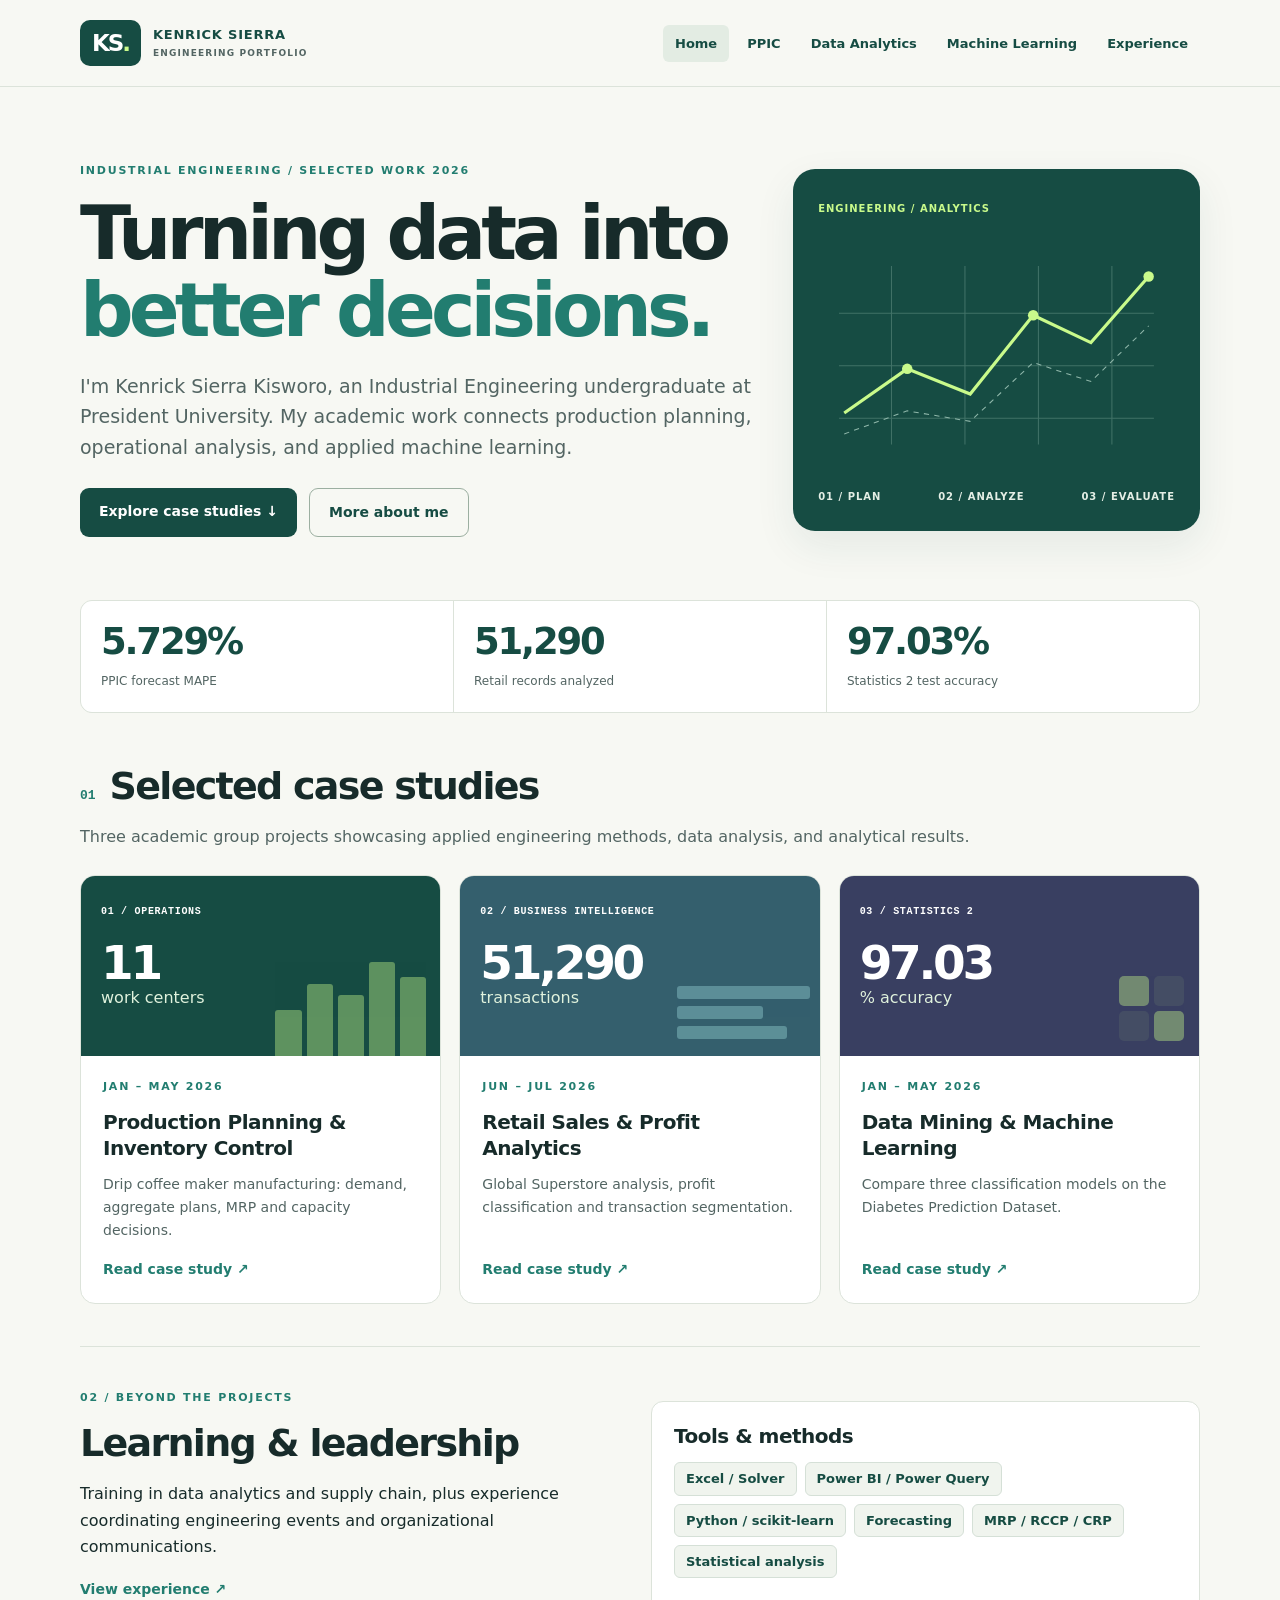
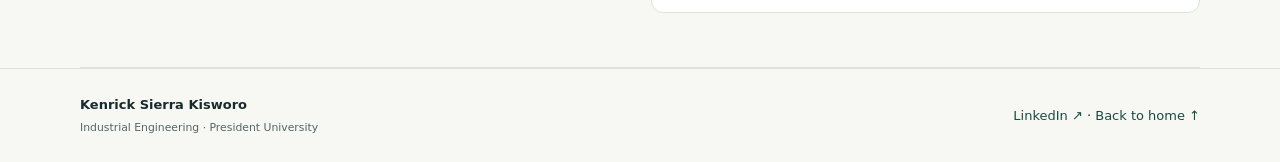
<file: index.html>
<!doctype html>
<html lang="en">
<head><meta charset="utf-8"><meta name="viewport" content="width=device-width, initial-scale=1"><meta name="description" content="Selected work — academic portfolio of Kenrick Sierra Kisworo, Industrial Engineering."><title>Selected work | Kenrick Sierra Kisworo</title><link rel="stylesheet" href="style.css">
</head>
<body><a class="skip" href="#main">Skip to content</a>
<header><div class="nav wrap"><a class="brand" href="index.html"><span class="monogram">KS<span>.</span></span><span>KENRICK SIERRA<small>ENGINEERING PORTFOLIO</small></span></a><nav aria-label="Main navigation"><a href="index.html" aria-current="page">Home</a><a href="ppic.html">PPIC</a><a href="data-analytics.html">Data Analytics</a><a href="machine-learning.html">Machine Learning</a><a href="experience.html">Experience</a></nav></div>
</header>
<main id="main" class="wrap">
<section class="hero"><div><p class="eyebrow">INDUSTRIAL ENGINEERING / SELECTED WORK 2026</p><h1>Turning data into<br><em>better decisions.</em></h1><p class="lead">I'm Kenrick Sierra Kisworo, an Industrial Engineering undergraduate at President University. My academic work connects production planning, operational analysis, and applied machine learning.</p><div class="actions"><a class="button" href="#projects">Explore case studies ↓</a><a class="button secondary" href="experience.html">More about me</a></div></div><div class="heroart"><span class="artlabel">ENGINEERING / ANALYTICS</span><svg viewBox="0 0 340 210" role="img" aria-label="Abstract diagram of connected planning and analytics stages"><g fill="none" stroke="#8fb7aa" stroke-width="1"><path d="M20 165H320M20 115H320M20 65H320M70 20V190M140 20V190M210 20V190M280 20V190" opacity=".35"/><path d="M25 160L85 118L145 142L205 67L260 93L315 30" stroke="#c9fa8b" stroke-width="3"/><path d="M25 180L85 158L145 168L205 112L260 130L315 77" stroke-dasharray="5 5"/></g><g fill="#c9fa8b"><circle cx="85" cy="118" r="5"/><circle cx="205" cy="67" r="5"/><circle cx="315" cy="30" r="5"/></g></svg><div class="artfoot"><span>01 / PLAN</span><span>02 / ANALYZE</span><span>03 / EVALUATE</span></div></div>
</section><div class="metrics"><div><strong>5.729%</strong><span>PPIC forecast MAPE</span></div><div><strong>51,290</strong><span>Retail records analyzed</span></div><div><strong>97.03%</strong><span>Statistics 2 test accuracy</span></div></div>
<section id="projects" class="chapter"><div class="sectitle"><span>01</span><h2>Selected case studies</h2></div><p class="muted">Three academic group projects showcasing applied engineering methods, data analysis, and analytical results.</p><div class="projectgrid"><a class="project" href="ppic.html"><div class="tile tile1"><span>01 / OPERATIONS</span><strong>11<span> work centers</span></strong><div class="mini"><i style="height:42%"></i><i style="height:65%"></i><i style="height:55%"></i><i style="height:85%"></i><i style="height:72%"></i></div></div><div class="projectbody"><p class="eyebrow">JAN – MAY 2026</p><h3>Production Planning &amp; Inventory Control</h3><p>Drip coffee maker manufacturing: demand, aggregate plans, MRP and capacity decisions.</p><span class="arrow">Read case study ↗</span></div></a><a class="project" href="data-analytics.html"><div class="tile tile2"><span>02 / BUSINESS INTELLIGENCE</span><strong>51,290<span> transactions</span></strong><div class="stripe"><i></i><i></i><i></i></div></div><div class="projectbody"><p class="eyebrow">JUN – JUL 2026</p><h3>Retail Sales &amp; Profit Analytics</h3><p>Global Superstore analysis, profit classification and transaction segmentation.</p><span class="arrow">Read case study ↗</span></div></a><a class="project" href="machine-learning.html"><div class="tile tile3"><span>03 / STATISTICS 2</span><strong>97.03<span>% accuracy</span></strong><div class="matrixmini"><i></i><i></i><i></i><i></i></div></div><div class="projectbody"><p class="eyebrow">JAN – MAY 2026</p><h3>Data Mining &amp; Machine Learning</h3><p>Compare three classification models on the Diabetes Prediction Dataset.</p><span class="arrow">Read case study ↗</span></div></a></div>
</section>
<section class="chapter two"><div><p class="eyebrow">02 / BEYOND THE PROJECTS</p><h2>Learning &amp; leadership</h2><p>Training in data analytics and supply chain, plus experience coordinating engineering events and organizational communications.</p><a class="arrow" href="experience.html">View experience ↗</a></div><div class="panel"><h3>Tools &amp; methods</h3><div class="tags"><span>Excel / Solver</span><span>Power BI / Power Query</span><span>Python / scikit-learn</span><span>Forecasting</span><span>MRP / RCCP / CRP</span><span>Statistical analysis</span></div></div>
</section>
</main>
<footer>
    <div class="wrap foot">
        <div>
            <b>Kenrick Sierra Kisworo</b><br>
            <small>Industrial Engineering · President University</small>
        </div>
        <div>
            <a href="https://www.linkedin.com/in/kenrick-sierra-kisworo-65ba92321/"
               target="_blank"
               rel="noopener noreferrer">LinkedIn ↗</a>
            ·
            <a href="index.html">Back to home ↑</a>
        </div>
    </div>
</footer>
</body>
</html>
</file>
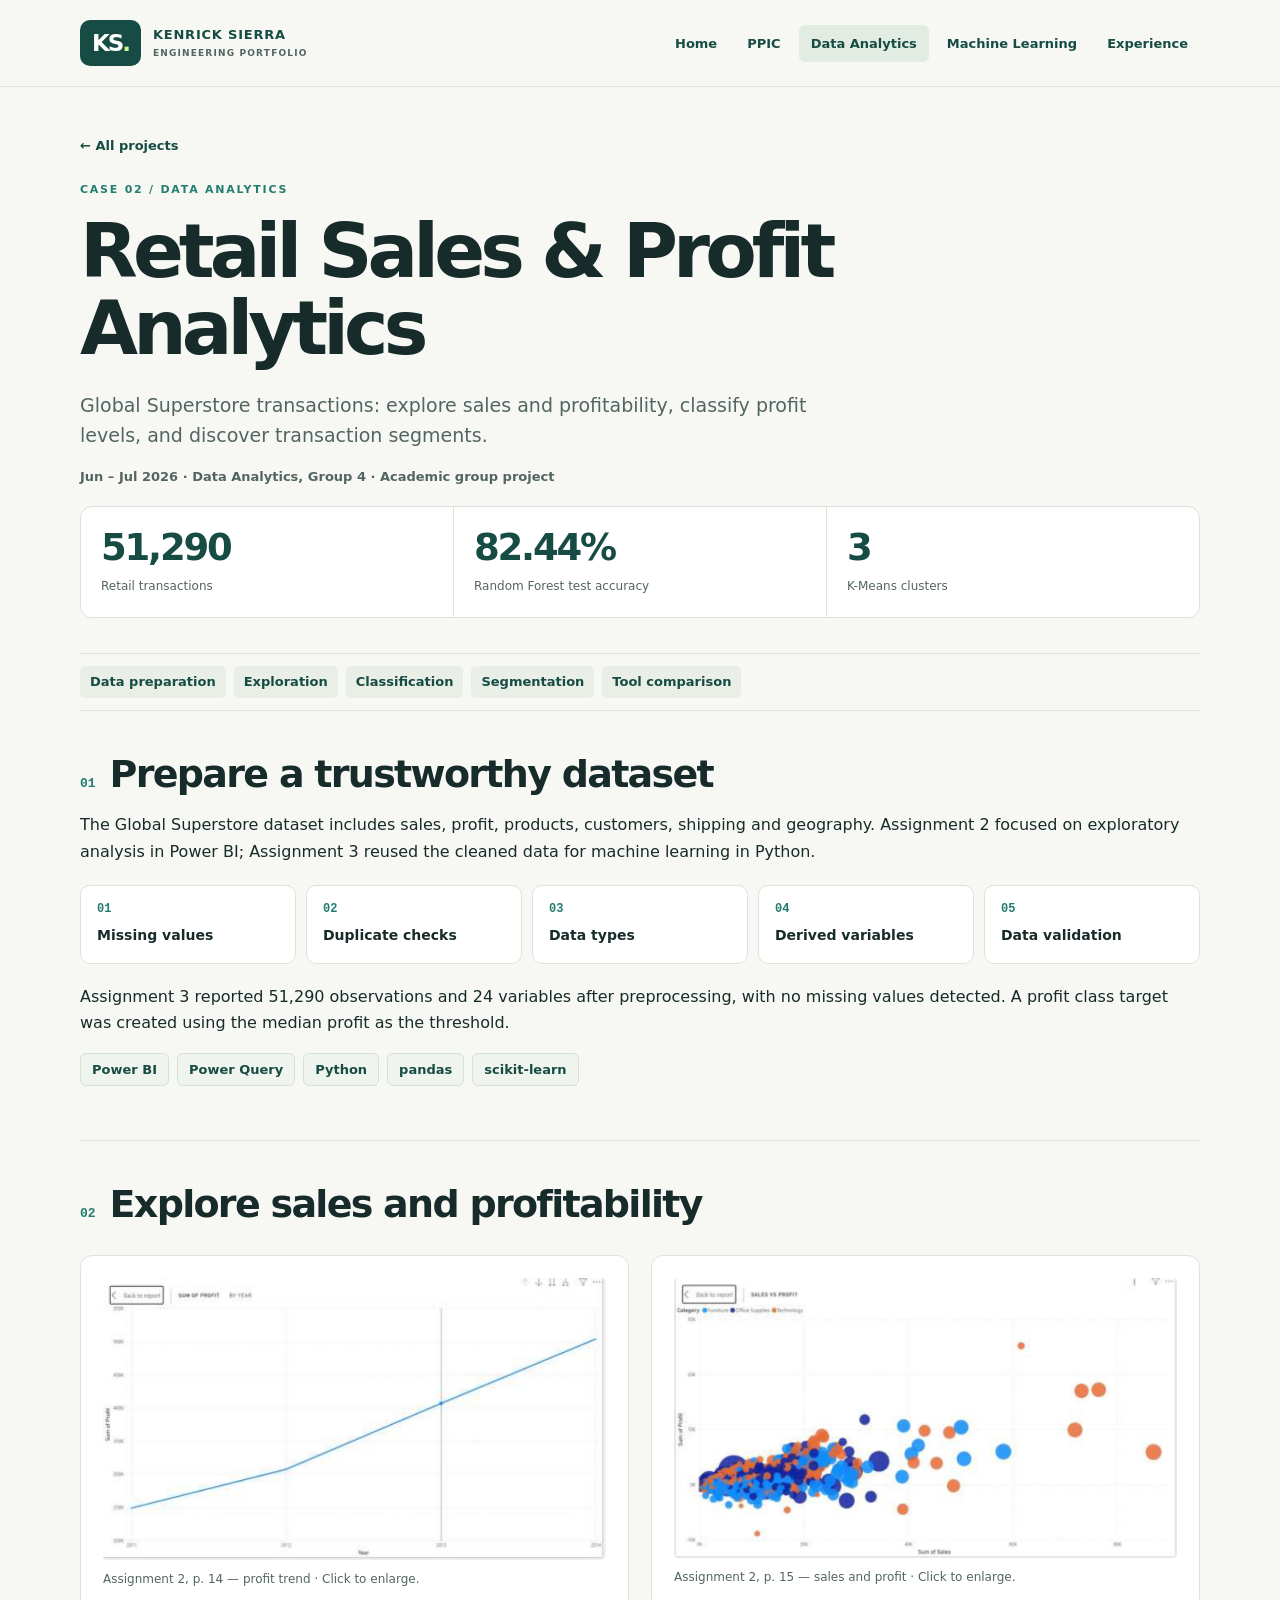
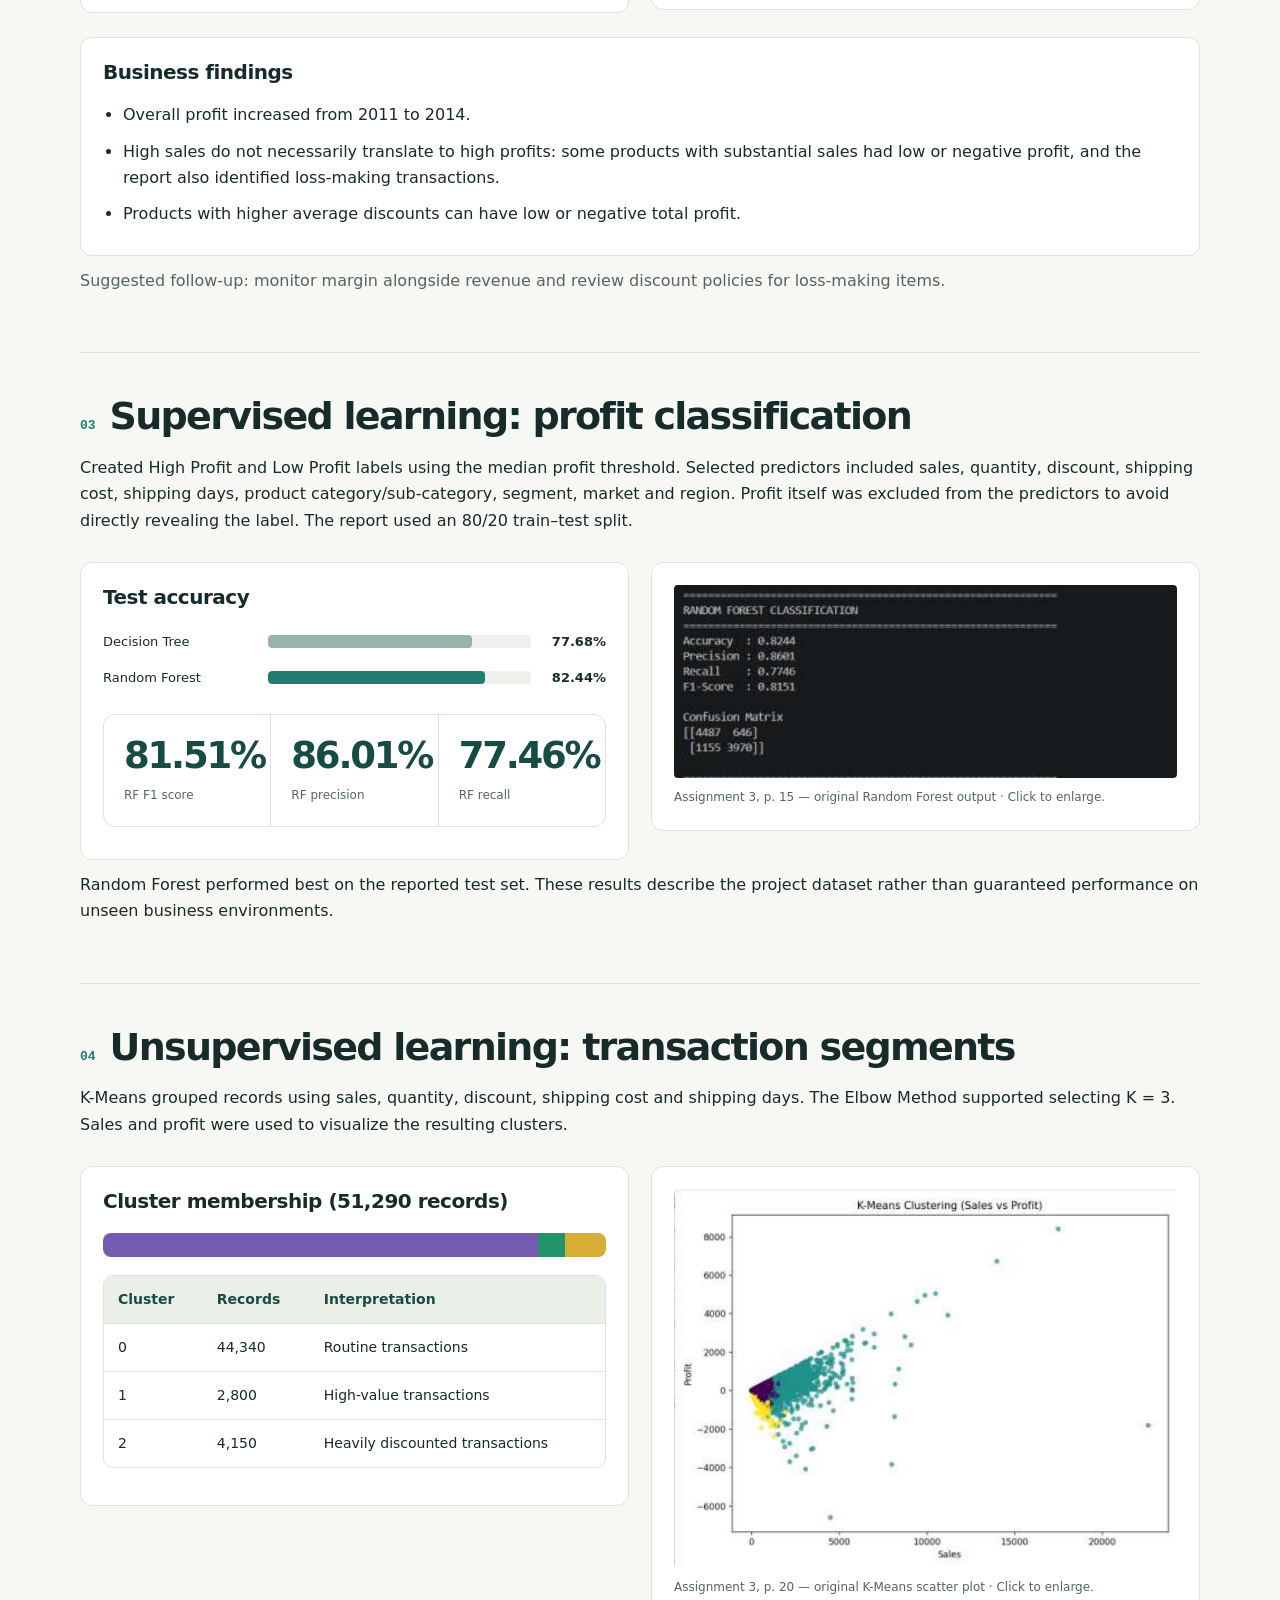
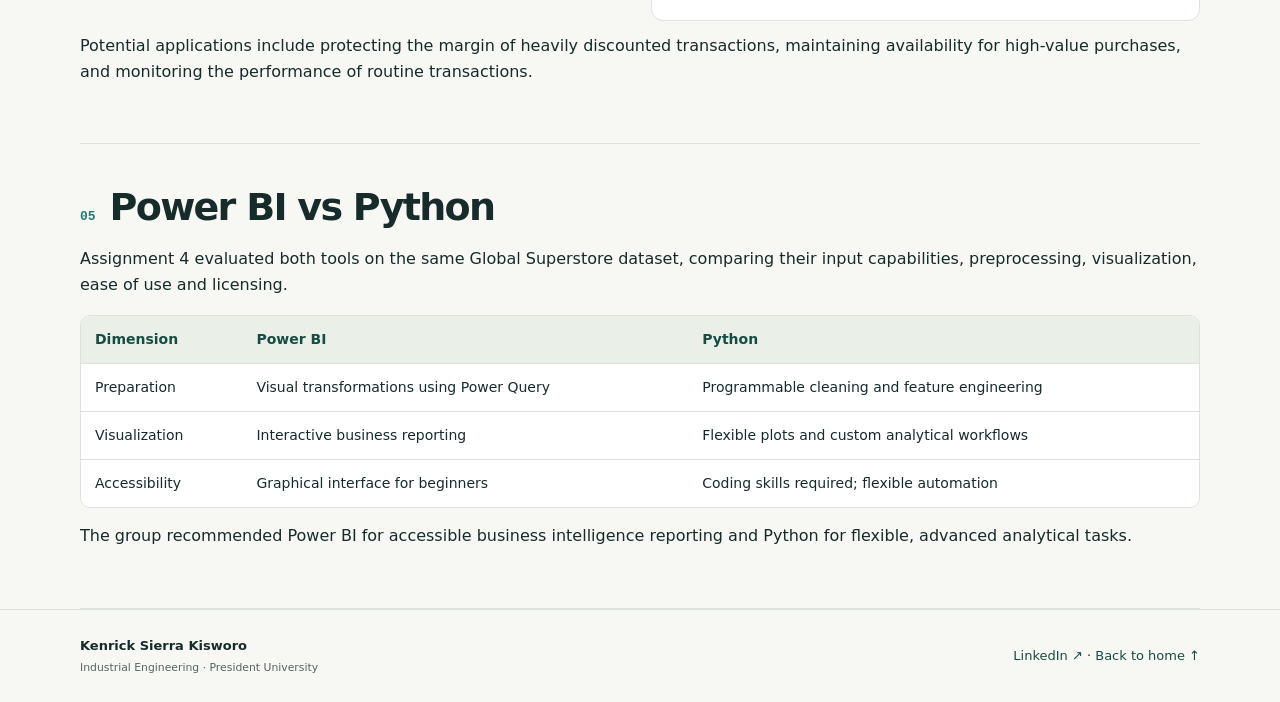
<file: data-analytics.html>
<!doctype html>
<html lang="en">
<head><meta charset="utf-8"><meta name="viewport" content="width=device-width, initial-scale=1"><meta name="description" content="Retail Sales & Profit Analytics — academic portfolio of Kenrick Sierra Kisworo, Industrial Engineering."><title>Retail Sales & Profit Analytics | Kenrick Sierra Kisworo</title><link rel="stylesheet" href="style.css">
</head>
<body><a class="skip" href="#main">Skip to content</a>
<header><div class="nav wrap"><a class="brand" href="index.html"><span class="monogram">KS<span>.</span></span><span>KENRICK SIERRA<small>ENGINEERING PORTFOLIO</small></span></a><nav aria-label="Main navigation"><a href="index.html">Home</a><a href="ppic.html">PPIC</a><a href="data-analytics.html" aria-current="page">Data Analytics</a><a href="machine-learning.html">Machine Learning</a><a href="experience.html">Experience</a></nav></div>
</header>
<main id="main" class="wrap">
<section class="casehero"><a class="back" href="index.html#projects">← All projects</a><p class="eyebrow">CASE 02 / DATA ANALYTICS</p><h1>Retail Sales &amp; Profit Analytics</h1><p class="lead">Global Superstore transactions: explore sales and profitability, classify profit levels, and discover transaction segments.</p><p class="meta">Jun – Jul 2026 · Data Analytics, Group 4 · Academic group project</p><div class="metrics"><div><strong>51,290</strong><span>Retail transactions</span></div><div><strong>82.44%</strong><span>Random Forest test accuracy</span></div><div><strong>3</strong><span>K-Means clusters</span></div></div>
</section><div class="toc" aria-label="Contents"><a href="#prep">Data preparation</a><a href="#eda">Exploration</a><a href="#models">Classification</a><a href="#segments">Segmentation</a><a href="#tools">Tool comparison</a></div>
<section class="chapter" id="prep"><div class="sectitle"><span>01</span><h2>Prepare a trustworthy dataset</h2></div><p>The Global Superstore dataset includes sales, profit, products, customers, shipping and geography. Assignment 2 focused on exploratory analysis in Power BI; Assignment 3 reused the cleaned data for machine learning in Python.</p><div class="steps"><div><b>01</b>Missing values</div><div><b>02</b>Duplicate checks</div><div><b>03</b>Data types</div><div><b>04</b>Derived variables</div><div><b>05</b>Data validation</div></div><p>Assignment 3 reported 51,290 observations and 24 variables after preprocessing, with no missing values detected. A profit class target was created using the median profit as the threshold.</p><div class="tags"><span>Power BI</span><span>Power Query</span><span>Python</span><span>pandas</span><span>scikit-learn</span></div>
</section>
<section class="chapter" id="eda"><div class="sectitle"><span>02</span><h2>Explore sales and profitability</h2></div><div class="two"><figure><a href="./assets/retail-trend.png"><img src="./assets/retail-trend.png" alt="Original profit trend chart for retail data from 2011 through 2014" loading="lazy"></a><figcaption>Assignment 2, p. 14 — profit trend · Click to enlarge.</figcaption></figure><figure><a href="./assets/retail-sales-profit.png"><img src="./assets/retail-sales-profit.png" alt="Original scatter chart showing sales and profit across individual products" loading="lazy"></a><figcaption>Assignment 2, p. 15 — sales and profit · Click to enlarge.</figcaption></figure></div><div class="panel"><h3>Business findings</h3><ul class="clean"><li>Overall profit increased from 2011 to 2014.</li><li>High sales do not necessarily translate to high profits: some products with substantial sales had low or negative profit, and the report also identified loss-making transactions.</li><li>Products with higher average discounts can have low or negative total profit.</li></ul></div><p class="muted">Suggested follow-up: monitor margin alongside revenue and review discount policies for loss-making items.</p>
</section>
<section class="chapter" id="models"><div class="sectitle"><span>03</span><h2>Supervised learning: profit classification</h2></div><p>Created High Profit and Low Profit labels using the median profit threshold. Selected predictors included sales, quantity, discount, shipping cost, shipping days, product category/sub-category, segment, market and region. Profit itself was excluded from the predictors to avoid directly revealing the label. The report used an 80/20 train–test split.</p><div class="two"><div class="panel"><h3>Test accuracy</h3><div class="bars"><div class="barrow"><span>Decision Tree</span><div class="track"><div class="fill " style="width:77.680%"></div></div><b>77.68%</b></div><div class="barrow"><span>Random Forest</span><div class="track"><div class="fill selected" style="width:82.440%"></div></div><b>82.44%</b></div></div><div class="metrics"><div><strong>81.51%</strong><span>RF F1 score</span></div><div><strong>86.01%</strong><span>RF precision</span></div><div><strong>77.46%</strong><span>RF recall</span></div></div></div><figure><a href="./assets/retail-rf.png"><img src="./assets/retail-rf.png" alt="Random Forest classification output, including confusion matrix and classification metrics" loading="lazy"></a><figcaption>Assignment 3, p. 15 — original Random Forest output · Click to enlarge.</figcaption></figure></div><p>Random Forest performed best on the reported test set. These results describe the project dataset rather than guaranteed performance on unseen business environments.</p>
</section>
<section class="chapter" id="segments"><div class="sectitle"><span>04</span><h2>Unsupervised learning: transaction segments</h2></div><p>K-Means grouped records using sales, quantity, discount, shipping cost and shipping days. The Elbow Method supported selecting K = 3. Sales and profit were used to visualize the resulting clusters.</p><div class="two"><div class="panel"><h3>Cluster membership (51,290 records)</h3><div class="stack"><i style="width:86.45%"></i><i style="width:5.46%"></i><i style="width:8.09%"></i></div><div class="tablewrap"><table><thead><tr><th scope="col">Cluster</th><th scope="col">Records</th><th scope="col">Interpretation</th></tr></thead><tbody><tr><td>0</td><td>44,340</td><td>Routine transactions</td></tr><tr><td>1</td><td>2,800</td><td>High-value transactions</td></tr><tr><td>2</td><td>4,150</td><td>Heavily discounted transactions</td></tr></tbody></table></div></div><figure><a href="./assets/retail-clusters.png"><img src="./assets/retail-clusters.png" alt="Original scatter plot showing three transaction clusters by sales and profit" loading="lazy"></a><figcaption>Assignment 3, p. 20 — original K-Means scatter plot · Click to enlarge.</figcaption></figure></div><p>Potential applications include protecting the margin of heavily discounted transactions, maintaining availability for high-value purchases, and monitoring the performance of routine transactions.</p>
</section>
<section class="chapter" id="tools"><div class="sectitle"><span>05</span><h2>Power BI vs Python</h2></div><p>Assignment 4 evaluated both tools on the same Global Superstore dataset, comparing their input capabilities, preprocessing, visualization, ease of use and licensing.</p><div class="tablewrap"><table><thead><tr><th scope="col">Dimension</th><th scope="col">Power BI</th><th scope="col">Python</th></tr></thead><tbody><tr><td>Preparation</td><td>Visual transformations using Power Query</td><td>Programmable cleaning and feature engineering</td></tr><tr><td>Visualization</td><td>Interactive business reporting</td><td>Flexible plots and custom analytical workflows</td></tr><tr><td>Accessibility</td><td>Graphical interface for beginners</td><td>Coding skills required; flexible automation</td></tr></tbody></table></div><p>The group recommended Power BI for accessible business intelligence reporting and Python for flexible, advanced analytical tasks.</p>
</section>
</main>
<footer><div class="wrap foot"><div><b>Kenrick Sierra Kisworo</b><br><small>Industrial Engineering · President University</small></div><div><a href="https://www.linkedin.com/in/kenrick-sierra-kisworo">LinkedIn ↗</a> · <a href="index.html">Back to home ↑</a></div></div>
</footer>
</body>
</html>
</file>
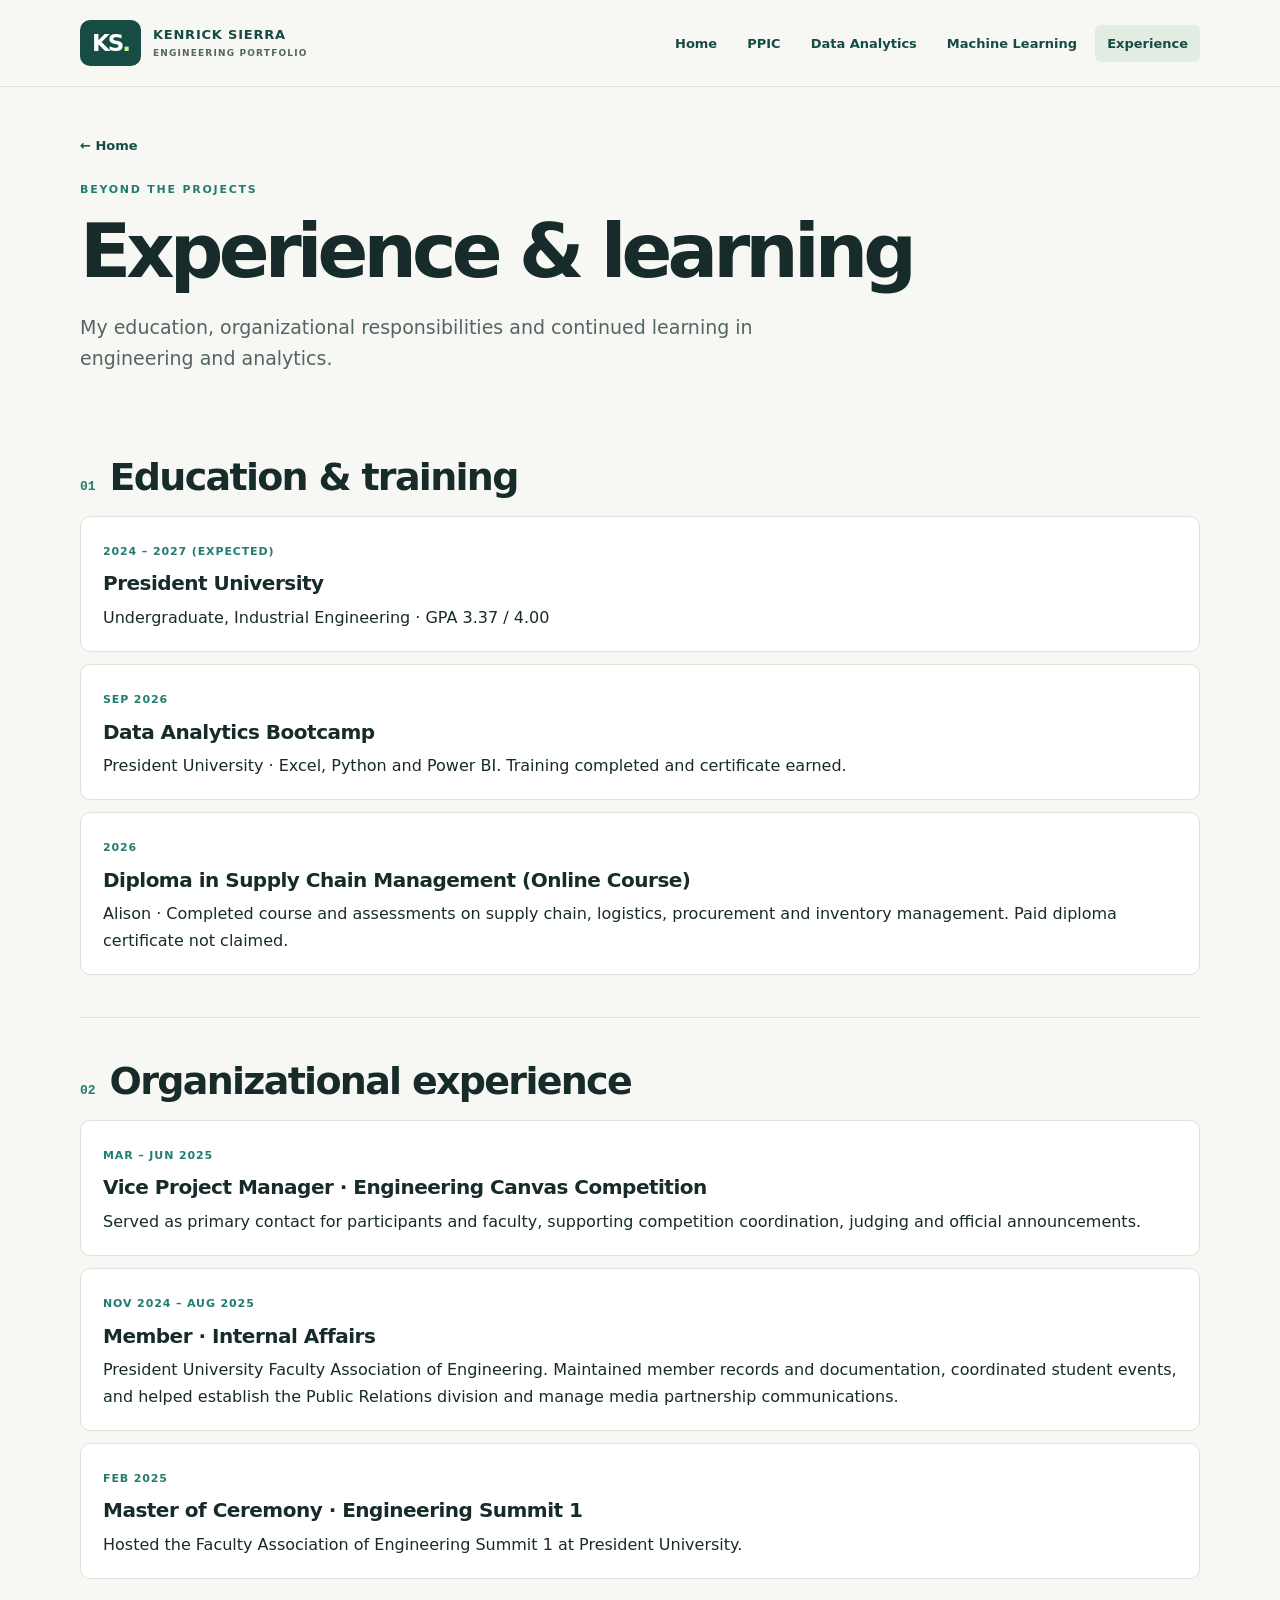
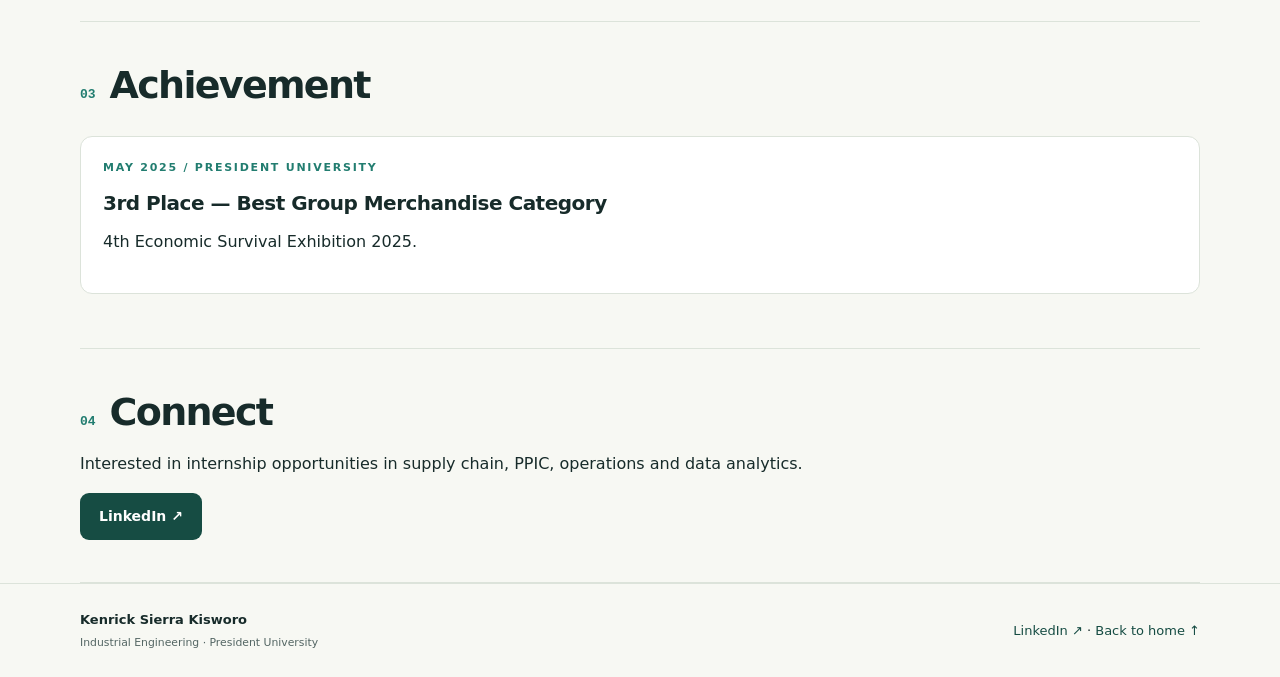
<file: experience.html>
<!doctype html>
<html lang="en">
<head><meta charset="utf-8"><meta name="viewport" content="width=device-width, initial-scale=1"><meta name="description" content="Experience & learning — academic portfolio of Kenrick Sierra Kisworo, Industrial Engineering."><title>Experience & learning | Kenrick Sierra Kisworo</title><link rel="stylesheet" href="style.css">
</head>
<body><a class="skip" href="#main">Skip to content</a>
<header><div class="nav wrap"><a class="brand" href="index.html"><span class="monogram">KS<span>.</span></span><span>KENRICK SIERRA<small>ENGINEERING PORTFOLIO</small></span></a><nav aria-label="Main navigation"><a href="index.html">Home</a><a href="ppic.html">PPIC</a><a href="data-analytics.html">Data Analytics</a><a href="machine-learning.html">Machine Learning</a><a href="experience.html" aria-current="page">Experience</a></nav></div>
</header>
<main id="main" class="wrap">
<section class="casehero"><a class="back" href="index.html">← Home</a><p class="eyebrow">BEYOND THE PROJECTS</p><h1>Experience &amp; learning</h1><p class="lead">My education, organizational responsibilities and continued learning in engineering and analytics.</p>
</section>
<section class="chapter" id="education"><div class="sectitle"><span>01</span><h2>Education & training</h2></div><div class="timeline"><article><span>2024 – 2027 (EXPECTED)</span><h3>President University</h3><p>Undergraduate, Industrial Engineering · GPA 3.37 / 4.00</p></article><article><span>SEP 2026</span><h3>Data Analytics Bootcamp</h3><p>President University · Excel, Python and Power BI. Training completed and certificate earned.</p></article><article><span>2026</span><h3>Diploma in Supply Chain Management (Online Course)</h3><p>Alison · Completed course and assessments on supply chain, logistics, procurement and inventory management. Paid diploma certificate not claimed.</p></article></div>
</section>
<section class="chapter" id="leadership"><div class="sectitle"><span>02</span><h2>Organizational experience</h2></div><div class="timeline"><article><span>MAR – JUN 2025</span><h3>Vice Project Manager · Engineering Canvas Competition</h3><p>Served as primary contact for participants and faculty, supporting competition coordination, judging and official announcements.</p></article><article><span>NOV 2024 – AUG 2025</span><h3>Member · Internal Affairs</h3><p>President University Faculty Association of Engineering. Maintained member records and documentation, coordinated student events, and helped establish the Public Relations division and manage media partnership communications.</p></article><article><span>FEB 2025</span><h3>Master of Ceremony · Engineering Summit 1</h3><p>Hosted the Faculty Association of Engineering Summit 1 at President University.</p></article></div>
</section>
<section class="chapter" id="achievement"><div class="sectitle"><span>03</span><h2>Achievement</h2></div><div class="panel"><p class="eyebrow">MAY 2025 / PRESIDENT UNIVERSITY</p><h3>3rd Place — Best Group Merchandise Category</h3><p>4th Economic Survival Exhibition 2025.</p></div>
</section>
<section class="chapter" id="contact"><div class="sectitle"><span>04</span><h2>Connect</h2></div><p>Interested in internship opportunities in supply chain, PPIC, operations and data analytics.</p><a class="button" href="https://www.linkedin.com/in/kenrick-sierra-kisworo-65ba92321/" target="_blank" rel="noopener noreferrer">LinkedIn ↗</a>
</section>
</main>
<footer><div class="wrap foot"><div><b>Kenrick Sierra Kisworo</b><br><small>Industrial Engineering · President University</small></div><div><a href="https://www.linkedin.com/in/kenrick-sierra-kisworo-65ba92321/" target="_blank" rel="noopener noreferrer">LinkedIn ↗</a> · <a href="index.html">Back to home ↑</a></div></div>
</footer>
</body>
</html>
</file>
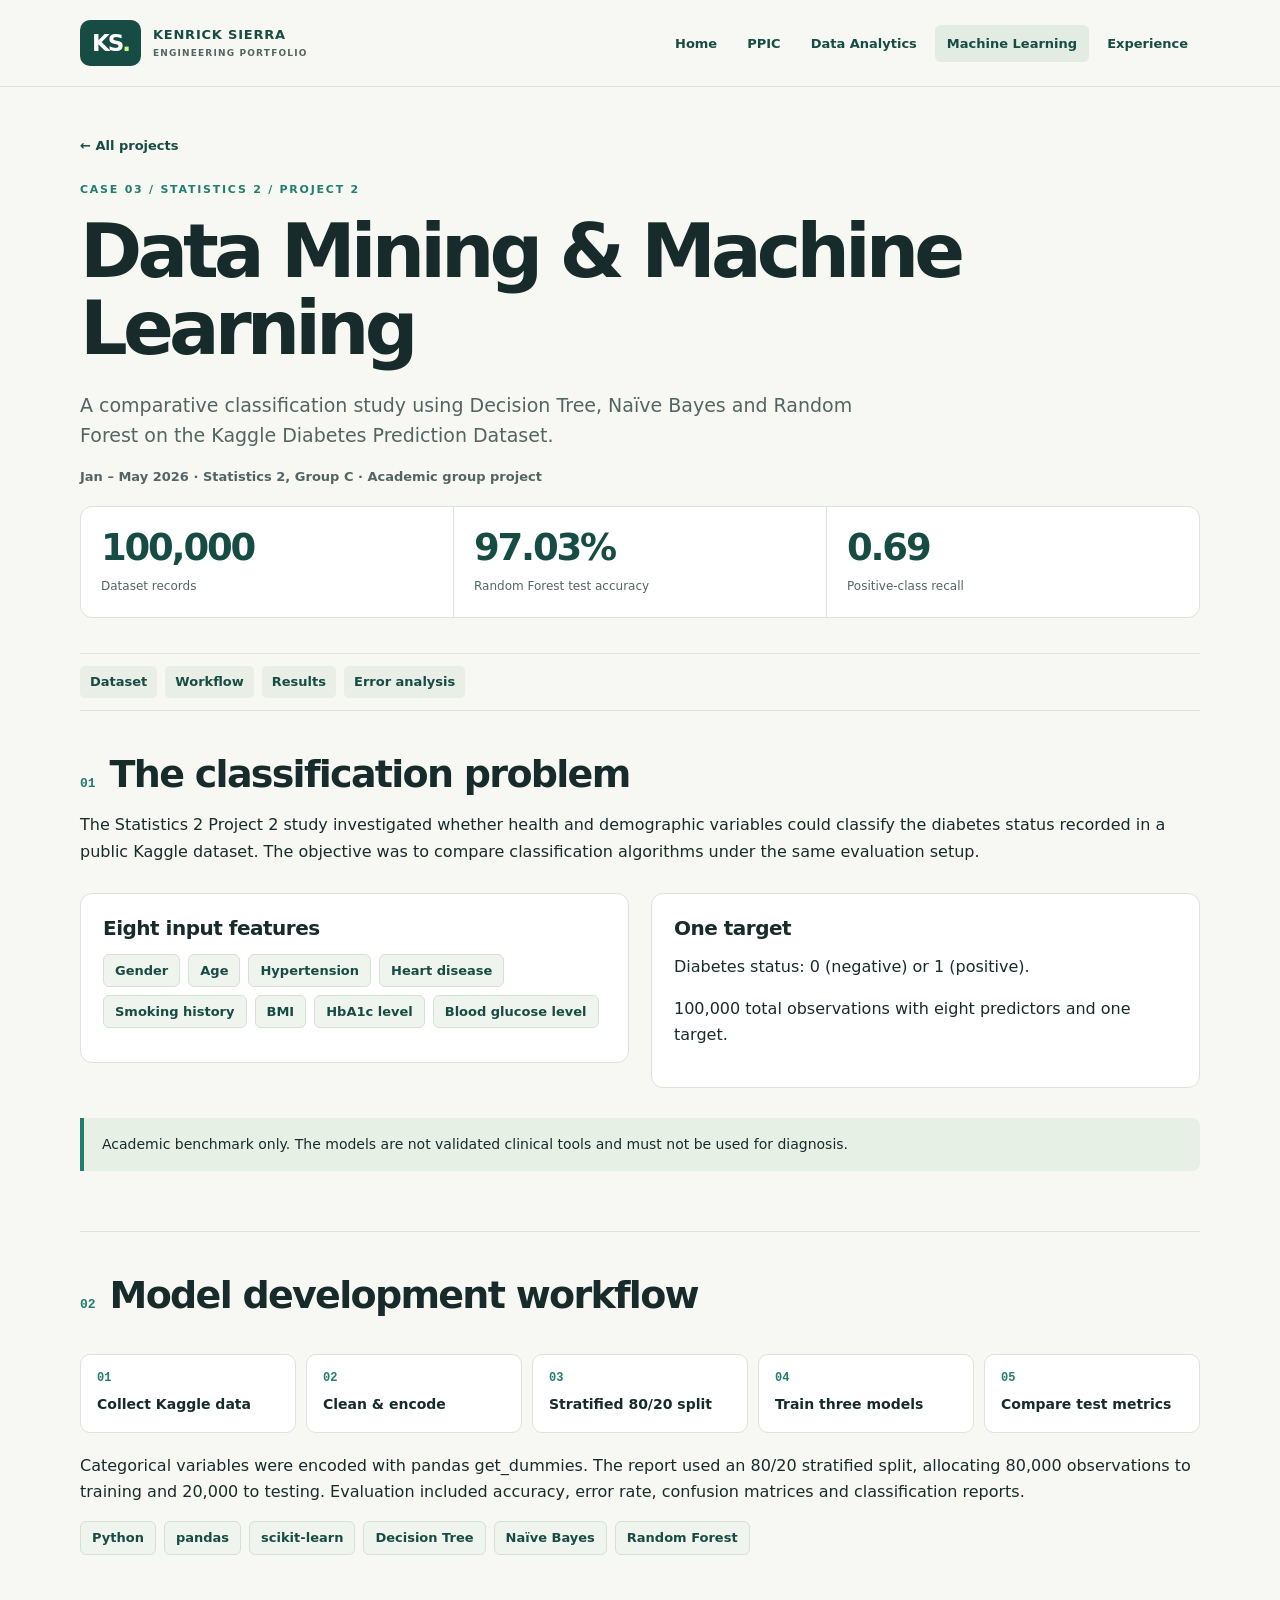
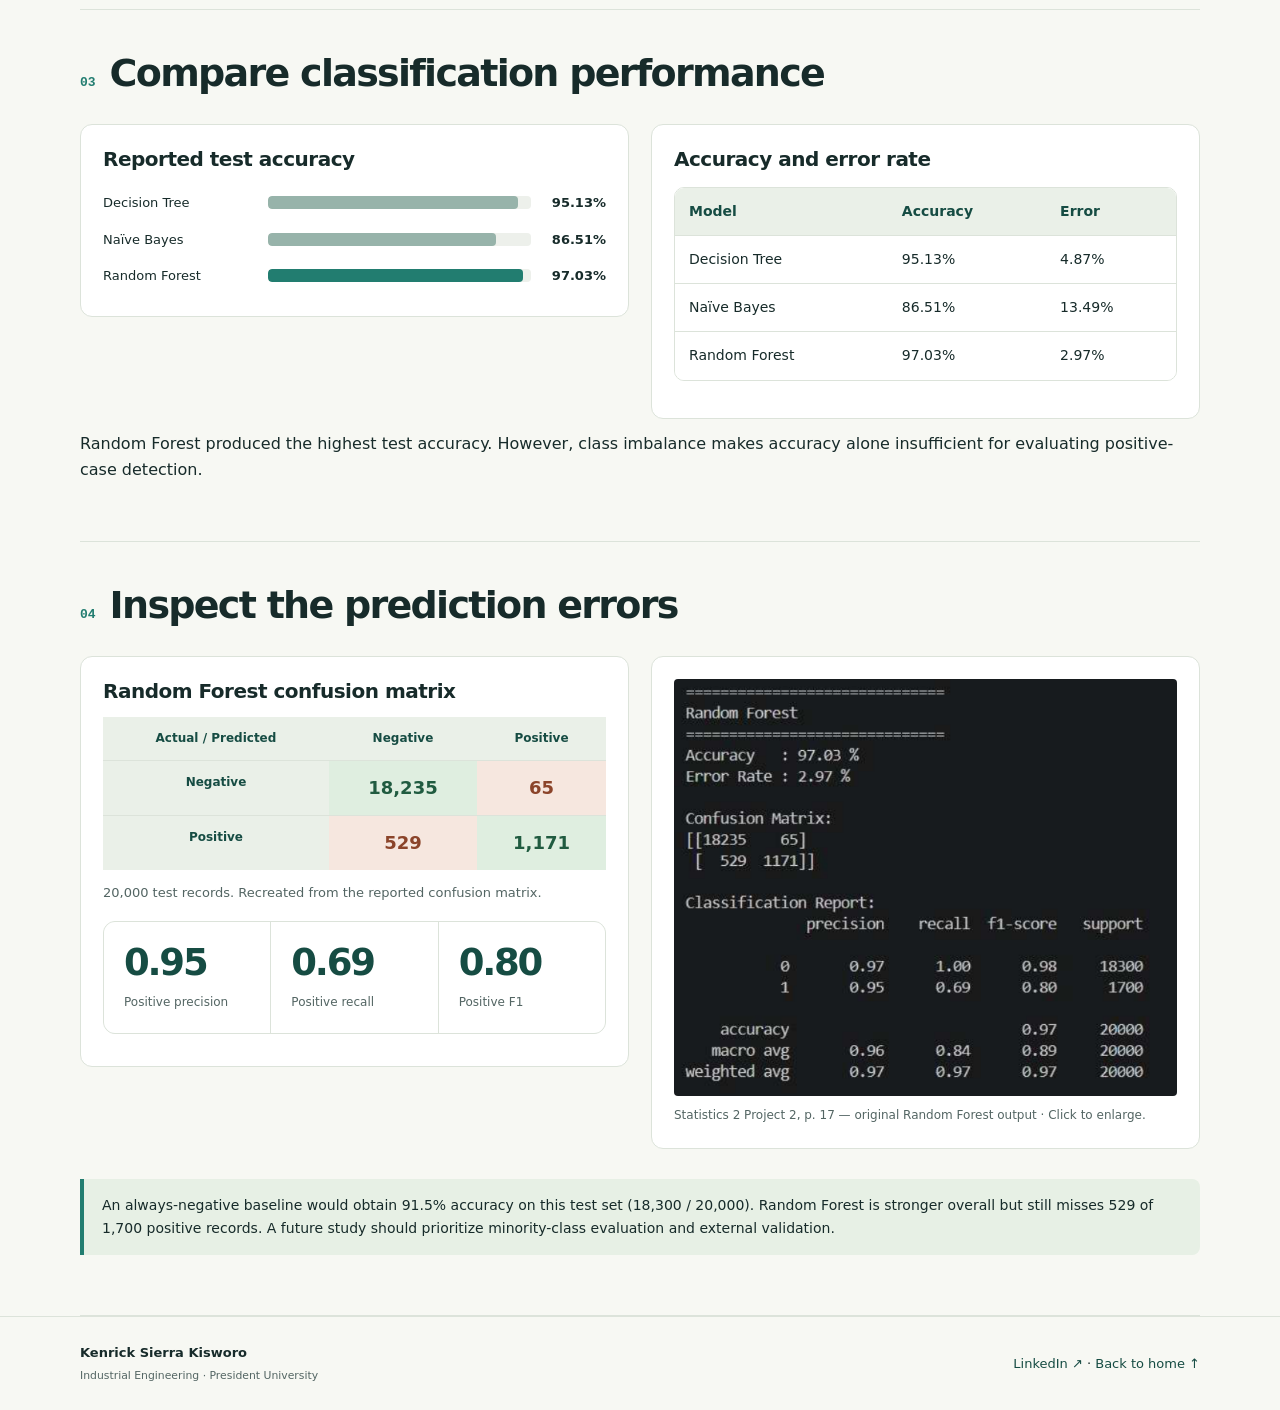
<file: machine-learning.html>
<!doctype html>
<html lang="en">
<head><meta charset="utf-8"><meta name="viewport" content="width=device-width, initial-scale=1"><meta name="description" content="Data Mining & Machine Learning — academic portfolio of Kenrick Sierra Kisworo, Industrial Engineering."><title>Data Mining & Machine Learning | Kenrick Sierra Kisworo</title><link rel="stylesheet" href="style.css">
</head>
<body><a class="skip" href="#main">Skip to content</a>
<header><div class="nav wrap"><a class="brand" href="index.html"><span class="monogram">KS<span>.</span></span><span>KENRICK SIERRA<small>ENGINEERING PORTFOLIO</small></span></a><nav aria-label="Main navigation"><a href="index.html">Home</a><a href="ppic.html">PPIC</a><a href="data-analytics.html">Data Analytics</a><a href="machine-learning.html" aria-current="page">Machine Learning</a><a href="experience.html">Experience</a></nav></div>
</header>
<main id="main" class="wrap">
<section class="casehero"><a class="back" href="index.html#projects">← All projects</a><p class="eyebrow">CASE 03 / STATISTICS 2 / PROJECT 2</p><h1>Data Mining &amp; Machine Learning</h1><p class="lead">A comparative classification study using Decision Tree, Naïve Bayes and Random Forest on the Kaggle Diabetes Prediction Dataset.</p><p class="meta">Jan – May 2026 · Statistics 2, Group C · Academic group project</p><div class="metrics"><div><strong>100,000</strong><span>Dataset records</span></div><div><strong>97.03%</strong><span>Random Forest test accuracy</span></div><div><strong>0.69</strong><span>Positive-class recall</span></div></div>
</section><div class="toc" aria-label="Contents"><a href="#context">Dataset</a><a href="#method">Workflow</a><a href="#results">Results</a><a href="#matrix">Error analysis</a></div>
<section class="chapter" id="context"><div class="sectitle"><span>01</span><h2>The classification problem</h2></div><p>The Statistics 2 Project 2 study investigated whether health and demographic variables could classify the diabetes status recorded in a public Kaggle dataset. The objective was to compare classification algorithms under the same evaluation setup.</p><div class="two"><div class="panel"><h3>Eight input features</h3><div class="tags"><span>Gender</span><span>Age</span><span>Hypertension</span><span>Heart disease</span><span>Smoking history</span><span>BMI</span><span>HbA1c level</span><span>Blood glucose level</span></div></div><div class="panel"><h3>One target</h3><p>Diabetes status: 0 (negative) or 1 (positive).</p><p>100,000 total observations with eight predictors and one target.</p></div></div><aside class="note">Academic benchmark only. The models are not validated clinical tools and must not be used for diagnosis.</aside>
</section>
<section class="chapter" id="method"><div class="sectitle"><span>02</span><h2>Model development workflow</h2></div><div class="steps"><div><b>01</b>Collect Kaggle data</div><div><b>02</b>Clean & encode</div><div><b>03</b>Stratified 80/20 split</div><div><b>04</b>Train three models</div><div><b>05</b>Compare test metrics</div></div><p>Categorical variables were encoded with pandas get_dummies. The report used an 80/20 stratified split, allocating 80,000 observations to training and 20,000 to testing. Evaluation included accuracy, error rate, confusion matrices and classification reports.</p><div class="tags"><span>Python</span><span>pandas</span><span>scikit-learn</span><span>Decision Tree</span><span>Naïve Bayes</span><span>Random Forest</span></div>
</section>
<section class="chapter" id="results"><div class="sectitle"><span>03</span><h2>Compare classification performance</h2></div><div class="two"><div class="panel"><h3>Reported test accuracy</h3><div class="bars"><div class="barrow"><span>Decision Tree</span><div class="track"><div class="fill " style="width:95.130%"></div></div><b>95.13%</b></div><div class="barrow"><span>Naïve Bayes</span><div class="track"><div class="fill " style="width:86.510%"></div></div><b>86.51%</b></div><div class="barrow"><span>Random Forest</span><div class="track"><div class="fill selected" style="width:97.030%"></div></div><b>97.03%</b></div></div></div><div class="panel"><h3>Accuracy and error rate</h3><div class="tablewrap"><table><thead><tr><th scope="col">Model</th><th scope="col">Accuracy</th><th scope="col">Error</th></tr></thead><tbody><tr><td>Decision Tree</td><td>95.13%</td><td>4.87%</td></tr><tr><td>Naïve Bayes</td><td>86.51%</td><td>13.49%</td></tr><tr><td>Random Forest</td><td>97.03%</td><td>2.97%</td></tr></tbody></table></div></div></div><p>Random Forest produced the highest test accuracy. However, class imbalance makes accuracy alone insufficient for evaluating positive-case detection.</p>
</section>
<section class="chapter" id="matrix"><div class="sectitle"><span>04</span><h2>Inspect the prediction errors</h2></div><div class="two"><div class="panel"><h3>Random Forest confusion matrix</h3><table class="matrix"><thead><tr><th scope="col">Actual / Predicted</th><th scope="col">Negative</th><th scope="col">Positive</th></tr></thead><tbody><tr><th scope="row">Negative</th><td class="correct">18,235</td><td class="wrong">65</td></tr><tr><th scope="row">Positive</th><td class="wrong">529</td><td class="correct">1,171</td></tr></tbody></table><p class="small">20,000 test records. Recreated from the reported confusion matrix.</p><div class="metrics"><div><strong>0.95</strong><span>Positive precision</span></div><div><strong>0.69</strong><span>Positive recall</span></div><div><strong>0.80</strong><span>Positive F1</span></div></div></div><figure><a href="./assets/ml-rf.png"><img src="./assets/ml-rf.png" alt="Random Forest output showing accuracy, confusion matrix and classification report" loading="lazy"></a><figcaption>Statistics 2 Project 2, p. 17 — original Random Forest output · Click to enlarge.</figcaption></figure></div><aside class="note">An always-negative baseline would obtain 91.5% accuracy on this test set (18,300 / 20,000). Random Forest is stronger overall but still misses 529 of 1,700 positive records. A future study should prioritize minority-class evaluation and external validation.</aside>
</section>
</main>
<footer><div class="wrap foot"><div><b>Kenrick Sierra Kisworo</b><br><small>Industrial Engineering · President University</small></div><div><a href="https://www.linkedin.com/in/kenrick-sierra-kisworo">LinkedIn ↗</a> · <a href="index.html">Back to home ↑</a></div></div>
</footer>
</body>
</html>
</file>
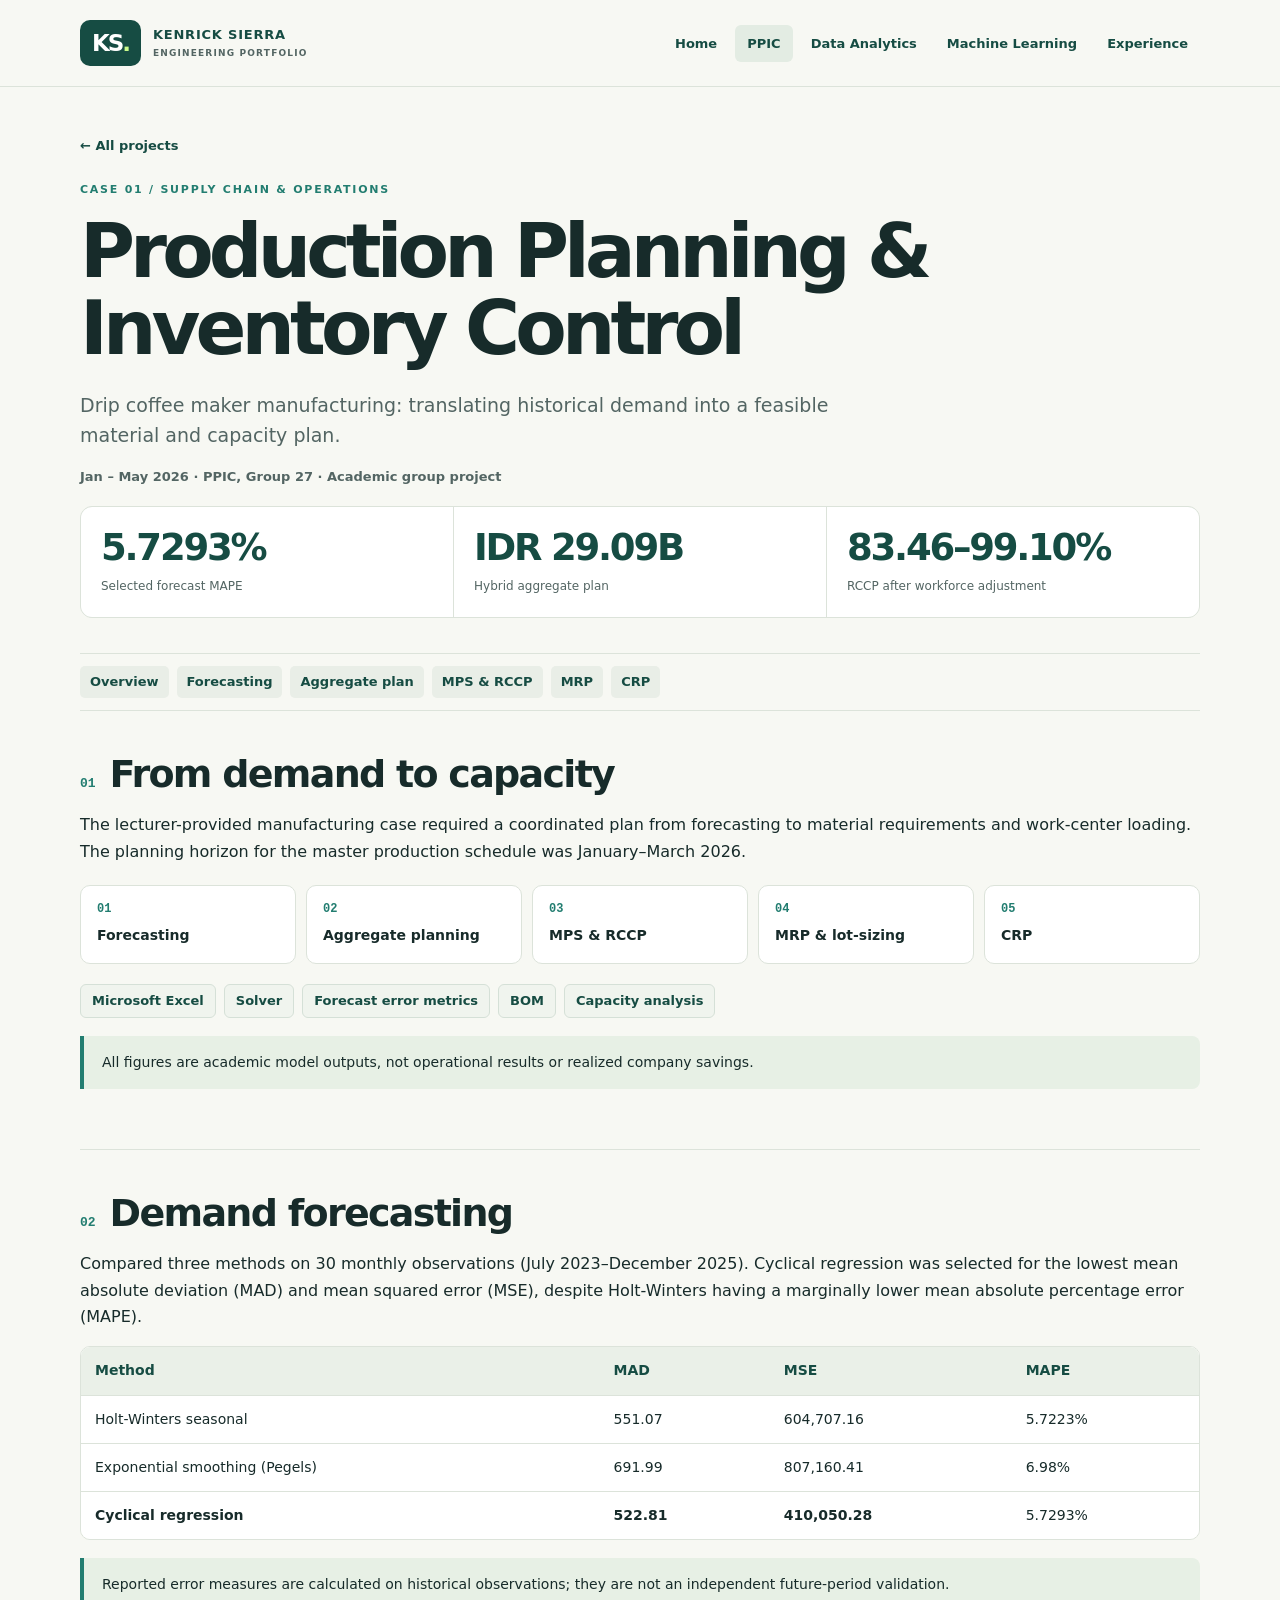
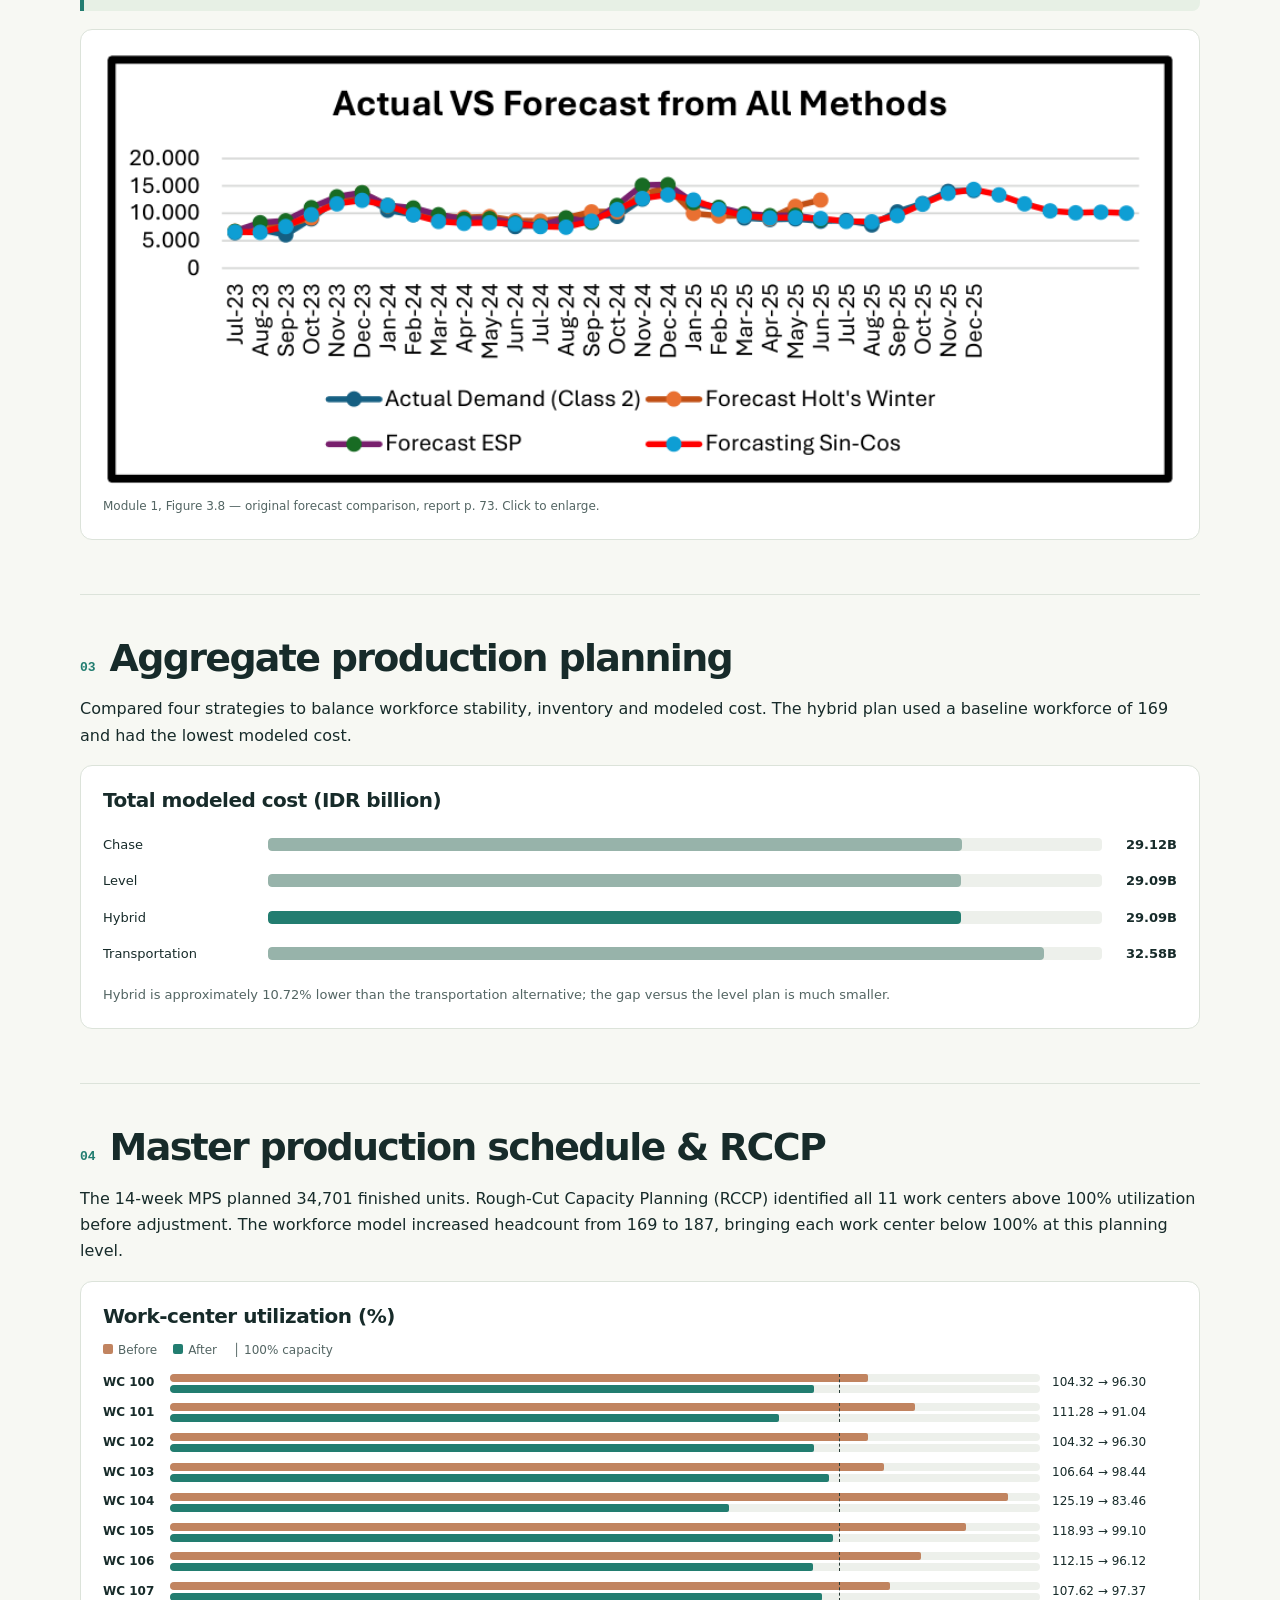
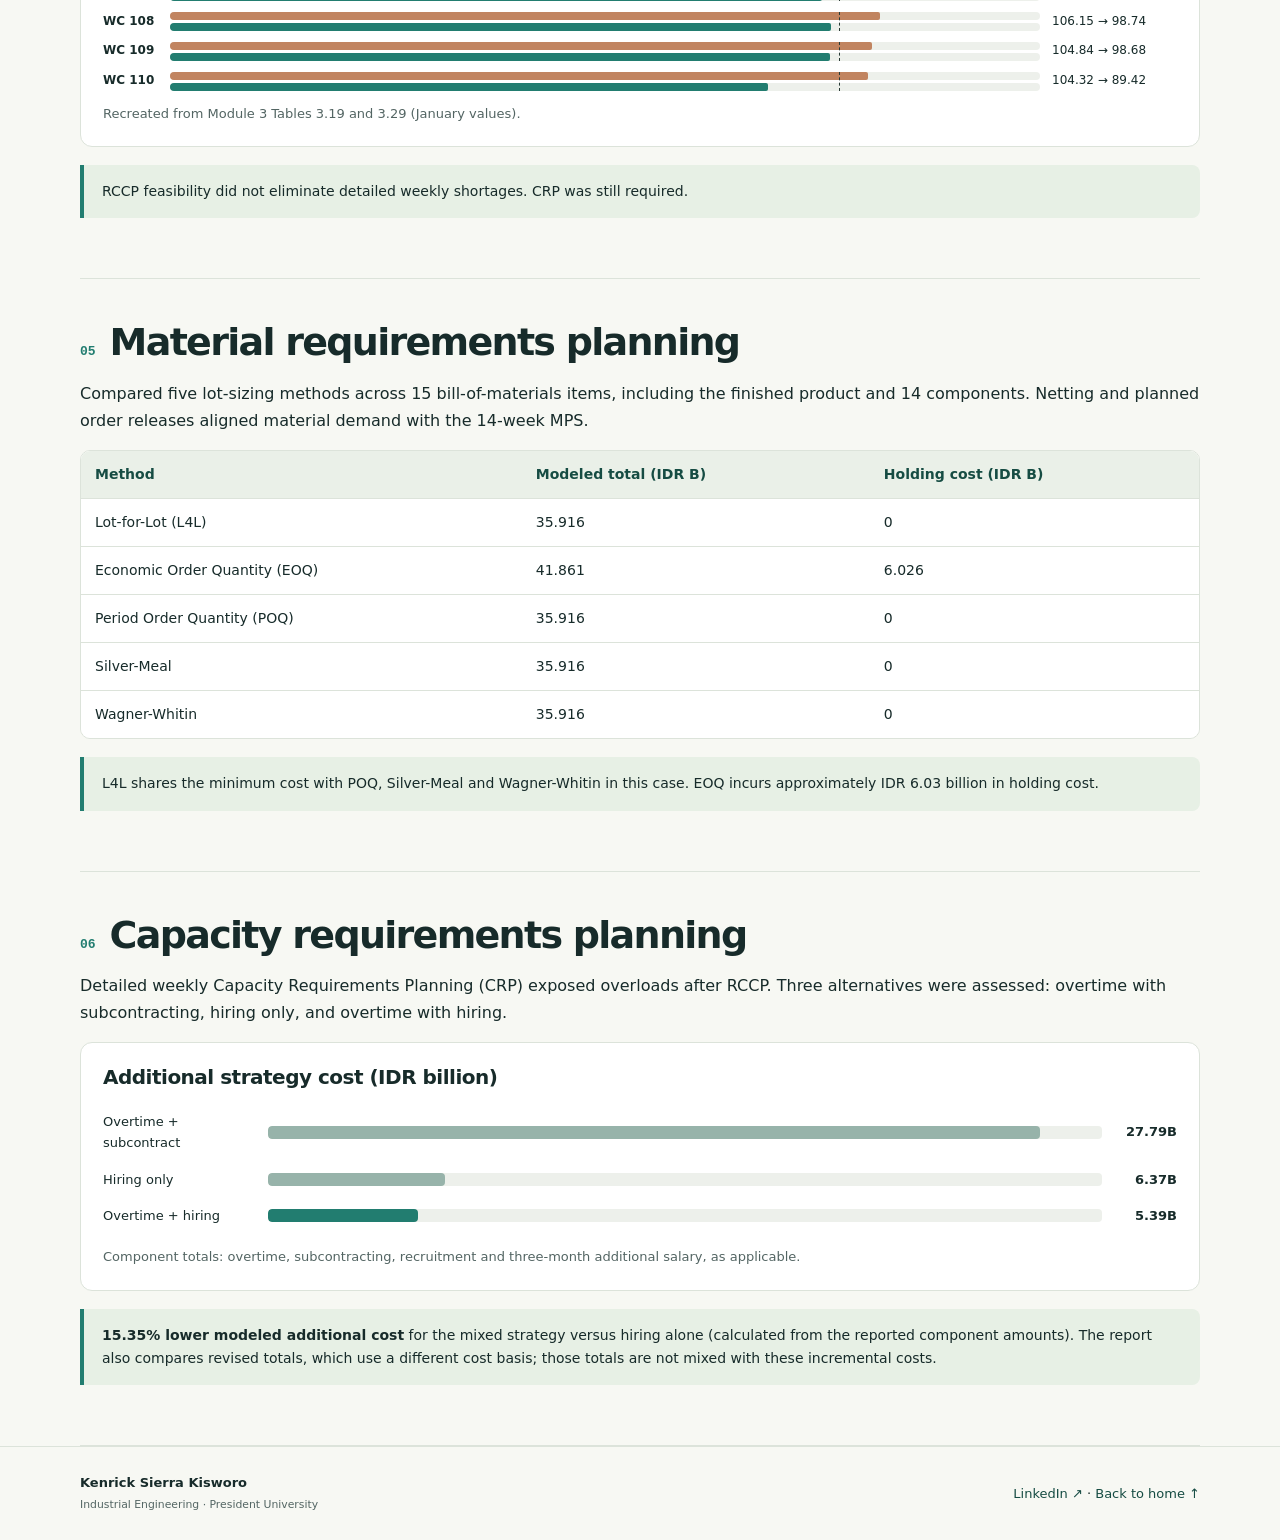
<file: ppic.html>
<!doctype html>
<html lang="en">
<head><meta charset="utf-8"><meta name="viewport" content="width=device-width, initial-scale=1"><meta name="description" content="Production Planning & Inventory Control — academic portfolio of Kenrick Sierra Kisworo, Industrial Engineering."><title>Production Planning & Inventory Control | Kenrick Sierra Kisworo</title><link rel="stylesheet" href="style.css">
</head>
<body><a class="skip" href="#main">Skip to content</a>
<header><div class="nav wrap"><a class="brand" href="index.html"><span class="monogram">KS<span>.</span></span><span>KENRICK SIERRA<small>ENGINEERING PORTFOLIO</small></span></a><nav aria-label="Main navigation"><a href="index.html">Home</a><a href="ppic.html" aria-current="page">PPIC</a><a href="data-analytics.html">Data Analytics</a><a href="machine-learning.html">Machine Learning</a><a href="experience.html">Experience</a></nav></div>
</header>
<main id="main" class="wrap">
<section class="casehero"><a class="back" href="index.html#projects">← All projects</a><p class="eyebrow">CASE 01 / SUPPLY CHAIN & OPERATIONS</p><h1>Production Planning & Inventory Control</h1><p class="lead">Drip coffee maker manufacturing: translating historical demand into a feasible material and capacity plan.</p><p class="meta">Jan – May 2026 · PPIC, Group 27 · Academic group project</p><div class="metrics"><div><strong>5.7293%</strong><span>Selected forecast MAPE</span></div><div><strong>IDR 29.09B</strong><span>Hybrid aggregate plan</span></div><div><strong>83.46–99.10%</strong><span>RCCP after workforce adjustment</span></div></div>
</section><div class="toc" aria-label="Contents"><a href="#context">Overview</a><a href="#forecast">Forecasting</a><a href="#aggregate">Aggregate plan</a><a href="#capacity">MPS & RCCP</a><a href="#mrp">MRP</a><a href="#crp">CRP</a></div>
<section class="chapter" id="context"><div class="sectitle"><span>01</span><h2>From demand to capacity</h2></div><p>The lecturer-provided manufacturing case required a coordinated plan from forecasting to material requirements and work-center loading. The planning horizon for the master production schedule was January–March 2026.</p><div class="steps"><div><b>01</b>Forecasting</div><div><b>02</b>Aggregate planning</div><div><b>03</b>MPS & RCCP</div><div><b>04</b>MRP & lot-sizing</div><div><b>05</b>CRP</div></div><div class="tags"><span>Microsoft Excel</span><span>Solver</span><span>Forecast error metrics</span><span>BOM</span><span>Capacity analysis</span></div><aside class="note">All figures are academic model outputs, not operational results or realized company savings.</aside>
</section>
<section class="chapter" id="forecast"><div class="sectitle"><span>02</span><h2>Demand forecasting</h2></div><p>Compared three methods on 30 monthly observations (July 2023–December 2025). Cyclical regression was selected for the lowest mean absolute deviation (MAD) and mean squared error (MSE), despite Holt-Winters having a marginally lower mean absolute percentage error (MAPE).</p><div class="tablewrap"><table><thead><tr><th scope="col">Method</th><th scope="col">MAD</th><th scope="col">MSE</th><th scope="col">MAPE</th></tr></thead><tbody><tr><td>Holt-Winters seasonal</td><td>551.07</td><td>604,707.16</td><td>5.7223%</td></tr><tr><td>Exponential smoothing (Pegels)</td><td>691.99</td><td>807,160.41</td><td>6.98%</td></tr><tr><td><b>Cyclical regression</b></td><td><b>522.81</b></td><td><b>410,050.28</b></td><td>5.7293%</td></tr></tbody></table></div><aside class="note">Reported error measures are calculated on historical observations; they are not an independent future-period validation.</aside><figure><a href="./assets/ppic-forecast.png"><img src="./assets/ppic-forecast.png" alt="Actual demand versus three forecast methods in the PPIC report"></a><figcaption>Module 1, Figure 3.8 — original forecast comparison, report p. 73. Click to enlarge.</figcaption></figure>
</section>
<section class="chapter" id="aggregate"><div class="sectitle"><span>03</span><h2>Aggregate production planning</h2></div><p>Compared four strategies to balance workforce stability, inventory and modeled cost. The hybrid plan used a baseline workforce of 169 and had the lowest modeled cost.</p><div class="panel"><h3>Total modeled cost (IDR billion)</h3><div class="bars"><div class="barrow"><span>Chase</span><div class="track"><div class="fill " style="width:83.203%"></div></div><b>29.12B</b></div><div class="barrow"><span>Level</span><div class="track"><div class="fill " style="width:83.120%"></div></div><b>29.09B</b></div><div class="barrow"><span>Hybrid</span><div class="track"><div class="fill selected" style="width:83.116%"></div></div><b>29.09B</b></div><div class="barrow"><span>Transportation</span><div class="track"><div class="fill " style="width:93.094%"></div></div><b>32.58B</b></div></div><p class="small">Hybrid is approximately 10.72% lower than the transportation alternative; the gap versus the level plan is much smaller.</p></div>
</section>
<section class="chapter" id="capacity"><div class="sectitle"><span>04</span><h2>Master production schedule & RCCP</h2></div><p>The 14-week MPS planned 34,701 finished units. Rough-Cut Capacity Planning (RCCP) identified all 11 work centers above 100% utilization before adjustment. The workforce model increased headcount from 169 to 187, bringing each work center below 100% at this planning level.</p><div class="panel"><h3>Work-center utilization (%)</h3><div class="legend"><span><i class="before"></i>Before</span><span><i class="after"></i>After</span><span>│ 100% capacity</span></div><div class="wcchart"><div class="wcrow"><b>WC 100</b><div class="pair"><div class="pairtrack"><i class="before" style="width:80.25%"></i></div><div class="pairtrack"><i class="after" style="width:74.08%"></i></div></div><span>104.32 → 96.30</span></div><div class="wcrow"><b>WC 101</b><div class="pair"><div class="pairtrack"><i class="before" style="width:85.60%"></i></div><div class="pairtrack"><i class="after" style="width:70.03%"></i></div></div><span>111.28 → 91.04</span></div><div class="wcrow"><b>WC 102</b><div class="pair"><div class="pairtrack"><i class="before" style="width:80.25%"></i></div><div class="pairtrack"><i class="after" style="width:74.08%"></i></div></div><span>104.32 → 96.30</span></div><div class="wcrow"><b>WC 103</b><div class="pair"><div class="pairtrack"><i class="before" style="width:82.03%"></i></div><div class="pairtrack"><i class="after" style="width:75.72%"></i></div></div><span>106.64 → 98.44</span></div><div class="wcrow"><b>WC 104</b><div class="pair"><div class="pairtrack"><i class="before" style="width:96.30%"></i></div><div class="pairtrack"><i class="after" style="width:64.20%"></i></div></div><span>125.19 → 83.46</span></div><div class="wcrow"><b>WC 105</b><div class="pair"><div class="pairtrack"><i class="before" style="width:91.48%"></i></div><div class="pairtrack"><i class="after" style="width:76.23%"></i></div></div><span>118.93 → 99.10</span></div><div class="wcrow"><b>WC 106</b><div class="pair"><div class="pairtrack"><i class="before" style="width:86.27%"></i></div><div class="pairtrack"><i class="after" style="width:73.94%"></i></div></div><span>112.15 → 96.12</span></div><div class="wcrow"><b>WC 107</b><div class="pair"><div class="pairtrack"><i class="before" style="width:82.78%"></i></div><div class="pairtrack"><i class="after" style="width:74.90%"></i></div></div><span>107.62 → 97.37</span></div><div class="wcrow"><b>WC 108</b><div class="pair"><div class="pairtrack"><i class="before" style="width:81.65%"></i></div><div class="pairtrack"><i class="after" style="width:75.95%"></i></div></div><span>106.15 → 98.74</span></div><div class="wcrow"><b>WC 109</b><div class="pair"><div class="pairtrack"><i class="before" style="width:80.65%"></i></div><div class="pairtrack"><i class="after" style="width:75.91%"></i></div></div><span>104.84 → 98.68</span></div><div class="wcrow"><b>WC 110</b><div class="pair"><div class="pairtrack"><i class="before" style="width:80.25%"></i></div><div class="pairtrack"><i class="after" style="width:68.78%"></i></div></div><span>104.32 → 89.42</span></div></div><p class="small">Recreated from Module 3 Tables 3.19 and 3.29 (January values).</p></div><aside class="note">RCCP feasibility did not eliminate detailed weekly shortages. CRP was still required.</aside>
</section>
<section class="chapter" id="mrp"><div class="sectitle"><span>05</span><h2>Material requirements planning</h2></div><p>Compared five lot-sizing methods across 15 bill-of-materials items, including the finished product and 14 components. Netting and planned order releases aligned material demand with the 14-week MPS.</p><div class="tablewrap"><table><thead><tr><th scope="col">Method</th><th scope="col">Modeled total (IDR B)</th><th scope="col">Holding cost (IDR B)</th></tr></thead><tbody><tr><td>Lot-for-Lot (L4L)</td><td>35.916</td><td>0</td></tr><tr><td>Economic Order Quantity (EOQ)</td><td>41.861</td><td>6.026</td></tr><tr><td>Period Order Quantity (POQ)</td><td>35.916</td><td>0</td></tr><tr><td>Silver-Meal</td><td>35.916</td><td>0</td></tr><tr><td>Wagner-Whitin</td><td>35.916</td><td>0</td></tr></tbody></table></div><aside class="note">L4L shares the minimum cost with POQ, Silver-Meal and Wagner-Whitin in this case. EOQ incurs approximately IDR 6.03 billion in holding cost.</aside>
</section>
<section class="chapter" id="crp"><div class="sectitle"><span>06</span><h2>Capacity requirements planning</h2></div><p>Detailed weekly Capacity Requirements Planning (CRP) exposed overloads after RCCP. Three alternatives were assessed: overtime with subcontracting, hiring only, and overtime with hiring.</p><div class="panel"><h3>Additional strategy cost (IDR billion)</h3><div class="bars"><div class="barrow"><span>Overtime + subcontract</span><div class="track"><div class="fill " style="width:92.619%"></div></div><b>27.79B</b></div><div class="barrow"><span>Hiring only</span><div class="track"><div class="fill " style="width:21.233%"></div></div><b>6.37B</b></div><div class="barrow"><span>Overtime + hiring</span><div class="track"><div class="fill selected" style="width:17.974%"></div></div><b>5.39B</b></div></div><p class="small">Component totals: overtime, subcontracting, recruitment and three-month additional salary, as applicable.</p></div><aside class="note"><b>15.35% lower modeled additional cost</b> for the mixed strategy versus hiring alone (calculated from the reported component amounts). The report also compares revised totals, which use a different cost basis; those totals are not mixed with these incremental costs.</aside>
</section>
</main>
<footer><div class="wrap foot"><div><b>Kenrick Sierra Kisworo</b><br><small>Industrial Engineering · President University</small></div><div><a href="https://www.linkedin.com/in/kenrick-sierra-kisworo">LinkedIn ↗</a> · <a href="index.html">Back to home ↑</a></div></div>
</footer>
</body>
</html>
</file>
<file: style.css>
/* Static, responsive portfolio. Change the palette here. */
:root{--ink:#172b2a;--muted:#536563;--paper:#f7f8f3;--white:#fff;--green:#164c43;--lime:#c9fa8b;--line:#dce3da;--teal:#227d70;--warm:#c18460;--max:1120px}*{box-sizing:border-box}html{scroll-behavior:smooth;scroll-padding-top:20px}body{margin:0;background:var(--paper);color:var(--ink);font:16px/1.65 system-ui,-apple-system,BlinkMacSystemFont,'Segoe UI',sans-serif}a{color:var(--green);text-decoration:none}a:hover{text-decoration:underline}a:focus-visible{outline:3px solid #ad710b;outline-offset:4px}img{max-width:100%;height:auto;display:block}.wrap{width:min(var(--max),calc(100% - 48px));margin:auto}.skip{position:absolute;left:-999px}.skip:focus{left:12px;top:12px;background:white;padding:10px;z-index:10}header{border-bottom:1px solid var(--line);background:var(--paper)}.nav{display:flex;align-items:center;justify-content:space-between;gap:20px;padding:20px 0}.brand{display:flex;gap:12px;align-items:center;line-height:1.15;font-size:13px;font-weight:800;letter-spacing:.06em;white-space:nowrap}.brand small{display:block;font-size:9px;color:var(--muted);margin-top:5px;letter-spacing:.13em}.monogram{display:grid;place-items:center;display:block;background:var(--green);color:white;font-size:23px;font-weight:800;padding:10px 12px;border-radius:10px;letter-spacing:-.09em}.monogram span{color:var(--lime)}nav{display:flex;gap:6px;flex-wrap:wrap;justify-content:flex-end}nav a{padding:8px 12px;border-radius:6px;font-size:13px;font-weight:650}nav a[aria-current=page]{background:#e3ece3}h1,h2,h3,p{margin-top:0}h1{font-size:clamp(42px,6vw,75px);line-height:1.03;letter-spacing:-.065em;margin-bottom:22px;font-weight:760}h1 em{font-style:normal;color:var(--teal)}h2{font-size:clamp(25px,3.5vw,38px);line-height:1.15;letter-spacing:-.045em;margin-bottom:16px}h3{font-size:20px;line-height:1.28;letter-spacing:-.025em;margin-bottom:12px}p{margin-bottom:16px}.eyebrow{font-size:11px;letter-spacing:.16em;font-weight:800;text-transform:uppercase;color:var(--teal);margin-bottom:14px}.lead{font-size:19px;line-height:1.6;color:var(--muted);max-width:780px}.hero{display:grid;grid-template-columns:1.25fr .75fr;gap:35px;align-items:center;padding:75px 0 45px}.heroart{background:var(--green);border-radius:22px;padding:25px;color:var(--lime);box-shadow:0 15px 40px #164c4315;overflow:hidden}.heroart svg{width:100%;display:block;margin:24px 0}.artlabel,.artfoot{font-size:10px;letter-spacing:.1em;font-weight:700}.artfoot{display:flex;justify-content:space-between;gap:8px;color:#e4eee5}.actions{display:flex;gap:12px;flex-wrap:wrap;margin-top:26px}.button{display:inline-block;border-radius:9px;background:var(--green);color:white;padding:12px 19px;font-weight:750;font-size:14px}.button.secondary{background:transparent;color:var(--green);border:1px solid #9cafa1}.button:hover{background:#276358;text-decoration:none;color:white}.metrics{display:grid;grid-template-columns:repeat(auto-fit,minmax(140px,1fr));gap:1px;border:1px solid var(--line);border-radius:12px;background:var(--line);overflow:hidden;margin:18px 0 10px}.metrics>div{background:var(--white);padding:20px}.metrics strong{display:block;font-size:clamp(24px,3vw,37px);line-height:1.15;letter-spacing:-.06em;color:var(--green);font-variant-numeric:tabular-nums}.metrics span{display:block;font-size:12px;color:var(--muted);margin-top:8px}.chapter{padding:42px 0;border-bottom:1px solid var(--line)}.sectitle{display:flex;align-items:baseline;gap:14px}.sectitle>span{font:700 13px/1.2 ui-monospace,monospace;color:var(--teal)}.muted,.small{color:var(--muted)}.small{font-size:13px;margin:12px 0 0}.projectgrid{display:grid;grid-template-columns:repeat(3,minmax(0,1fr));gap:18px;margin-top:24px}.project{display:flex;flex-direction:column;border:1px solid var(--line);border-radius:15px;overflow:hidden;background:white;color:var(--ink);transition:transform .18s,box-shadow .18s}.project:hover{transform:translateY(-4px);box-shadow:0 12px 30px #183a2812;text-decoration:none}.tile{height:180px;padding:20px;position:relative;overflow:hidden;background:var(--green);color:white}.tile>span{font:700 10px/1.3 ui-monospace,monospace;letter-spacing:.07em}.tile strong{display:block;font-size:47px;letter-spacing:-.07em;line-height:1.1;position:relative;z-index:1;margin-top:15px}.tile strong span{display:block;font-size:16px;letter-spacing:0;font-weight:500;color:#e0f2dd}.tile2{background:#345f6d}.tile3{background:#393f61}.mini{position:absolute;bottom:0;right:14px;width:42%;height:110px;display:flex;align-items:flex-end;gap:5px;opacity:.4}.mini i{display:block;background:var(--lime);width:18%;border-radius:3px 3px 0 0}.stripe{position:absolute;bottom:17px;right:10px;display:flex;flex-direction:column;gap:7px;opacity:.35;width:37%}.stripe i{background:#a8e9e7;height:13px;border-radius:3px}.stripe i:nth-child(2){width:65%}.stripe i:nth-child(3){width:83%}.matrixmini{position:absolute;bottom:15px;right:15px;display:grid;grid-template-columns:repeat(2,30px);gap:5px;opacity:.4}.matrixmini i{height:30px;background:#c9fa8b;border-radius:5px}.matrixmini i:nth-child(2),.matrixmini i:nth-child(3){opacity:.2}.projectbody{padding:22px;display:flex;flex-direction:column;flex:1}.projectbody p:not(.eyebrow){font-size:14px;color:var(--muted)}.arrow{font-weight:750;color:var(--teal);margin-top:auto;font-size:14px}.two{display:grid;grid-template-columns:repeat(2,minmax(0,1fr));gap:22px;align-items:start}.panel,figure{border:1px solid var(--line);background:white;padding:22px;border-radius:12px;margin:12px 0}.tags{display:flex;flex-wrap:wrap;gap:8px;margin:12px 0}.tags span{border:1px solid #d5e0d7;background:#f0f4ee;padding:5px 11px;border-radius:6px;font-size:13px;color:var(--green);font-weight:600}.casehero{padding:45px 0 25px}.casehero h1{max-width:1000px}.back{display:inline-block;font-size:13px;font-weight:700;margin-bottom:24px}.meta{color:var(--muted);font-size:13px;font-weight:600}.toc{display:flex;gap:8px;flex-wrap:wrap;border-block:1px solid var(--line);padding:12px 0}.toc a{font-size:13px;font-weight:700;padding:5px 10px;border-radius:5px;background:#e9eee7}.steps{display:grid;grid-template-columns:repeat(auto-fit,minmax(135px,1fr));gap:10px;margin:20px 0}.steps div{background:white;border:1px solid var(--line);border-radius:10px;padding:16px;font-weight:700;font-size:14px}.steps b{display:block;color:var(--teal);font:700 12px ui-monospace,monospace;margin-bottom:8px}.note{border-left:4px solid var(--teal);background:#e7f0e5;padding:15px 18px;border-radius:0 8px 8px 0;font-size:14px;margin:18px 0}.tablewrap{overflow-x:auto;border:1px solid var(--line);border-radius:10px;margin:15px 0}table{width:100%;border-collapse:collapse;text-align:left;font-size:14px;background:white}th,td{padding:12px 14px;border-bottom:1px solid var(--line);vertical-align:top}th{background:#eaf0e8;color:var(--green);font-weight:700}tbody tr:last-child td,tbody tr:last-child th{border-bottom:0}.bars{display:grid;gap:15px;padding:8px 0}.barrow{display:grid;grid-template-columns: minmax(95px,155px) 1fr 65px;gap:10px;align-items:center;font-size:13px}.barrow b{text-align:right;font-variant-numeric:tabular-nums}.track,.pairtrack{height:13px;background:#edf0eb;border-radius:4px;overflow:hidden}.fill{height:100%;background:#97b3aa;border-radius:4px}.fill.selected{background:var(--teal)}.legend{display:flex;gap:16px;flex-wrap:wrap;font-size:12px;color:var(--muted);margin-bottom:12px}.legend i{display:inline-block;width:10px;height:10px;border-radius:2px;margin-right:5px}.before{background:var(--warm)}.after{background:var(--teal)}.wcchart{display:grid;gap:10px}.wcrow{display:grid;grid-template-columns:55px 1fr 125px;align-items:center;gap:12px;font-size:12px;font-variant-numeric:tabular-nums}.pair{display:grid;gap:3px;position:relative}.pair:after{content:"";position:absolute;left:76.923%;height:100%;border-left:1px dashed #293b37;top:0}.pairtrack{height:8px}.pairtrack i{display:block;height:100%;border-radius:2px}.clean{padding-left:20px;margin:0}.clean li{padding:5px 0}.source{background:#e9eee7;border-radius:12px;padding:22px;margin:32px 0 45px;font-size:13px;color:var(--muted)}.source h2{font-size:18px;color:var(--ink)}.source p{margin-bottom:0}figure img{width:100%;object-fit:contain;border-radius:4px}figcaption{font-size:12px;color:var(--muted);padding-top:10px}.stack{display:flex;overflow:hidden;border-radius:8px;height:24px;margin:18px 0}.stack i:nth-child(1){background:#755bb0}.stack i:nth-child(2){background:#23936a}.stack i:nth-child(3){background:#d7ad36}.matrix{text-align:center}.matrix th{font-size:12px}.matrix td{font-size:18px;font-weight:750}.correct{background:#dfeee0;color:#205b40}.wrong{background:#f6e7df;color:#8b442a}.timeline{display:grid;gap:12px}.timeline article{padding:20px 22px;border:1px solid var(--line);background:white;border-radius:10px}.timeline article>span{font-size:11px;letter-spacing:.08em;color:var(--teal);font-weight:750}.timeline h3{margin:8px 0}.timeline p{margin:0}.foot{display:flex;justify-content:space-between;gap:15px;align-items:center;padding:25px 0;font-size:13px}.foot small{color:var(--muted)}footer{border-top:1px solid var(--line)}@media(max-width:820px){.hero{grid-template-columns:1fr;padding:45px 0 25px}.heroart{max-width:500px}.projectgrid{grid-template-columns:1fr 1fr}.nav{align-items:flex-start;flex-direction:column;gap:12px}nav{justify-content:flex-start}.two{grid-template-columns:1fr}.casehero{padding-top:30px}}@media(max-width:520px){.wrap{width:calc(100% - 32px)}.projectgrid{grid-template-columns:1fr}.metrics{grid-template-columns:1fr}.metrics>div{padding:15px}.heroart{padding:17px}.nav a{padding:6px 8px;font-size:12px}.brand{padding:0!important}.chapter{padding:30px 0}.panel,figure{padding:14px}.barrow{grid-template-columns:93px 1fr 58px;gap:6px;font-size:11px}.wcrow{grid-template-columns:44px 1fr 95px;gap:6px;font-size:10px}th,td{padding:9px;font-size:12px}.foot{flex-direction:column;align-items:flex-start}.lead{font-size:17px}}@media(prefers-reduced-motion:reduce){html{scroll-behavior:auto}.project{transition:none}}
</file>
